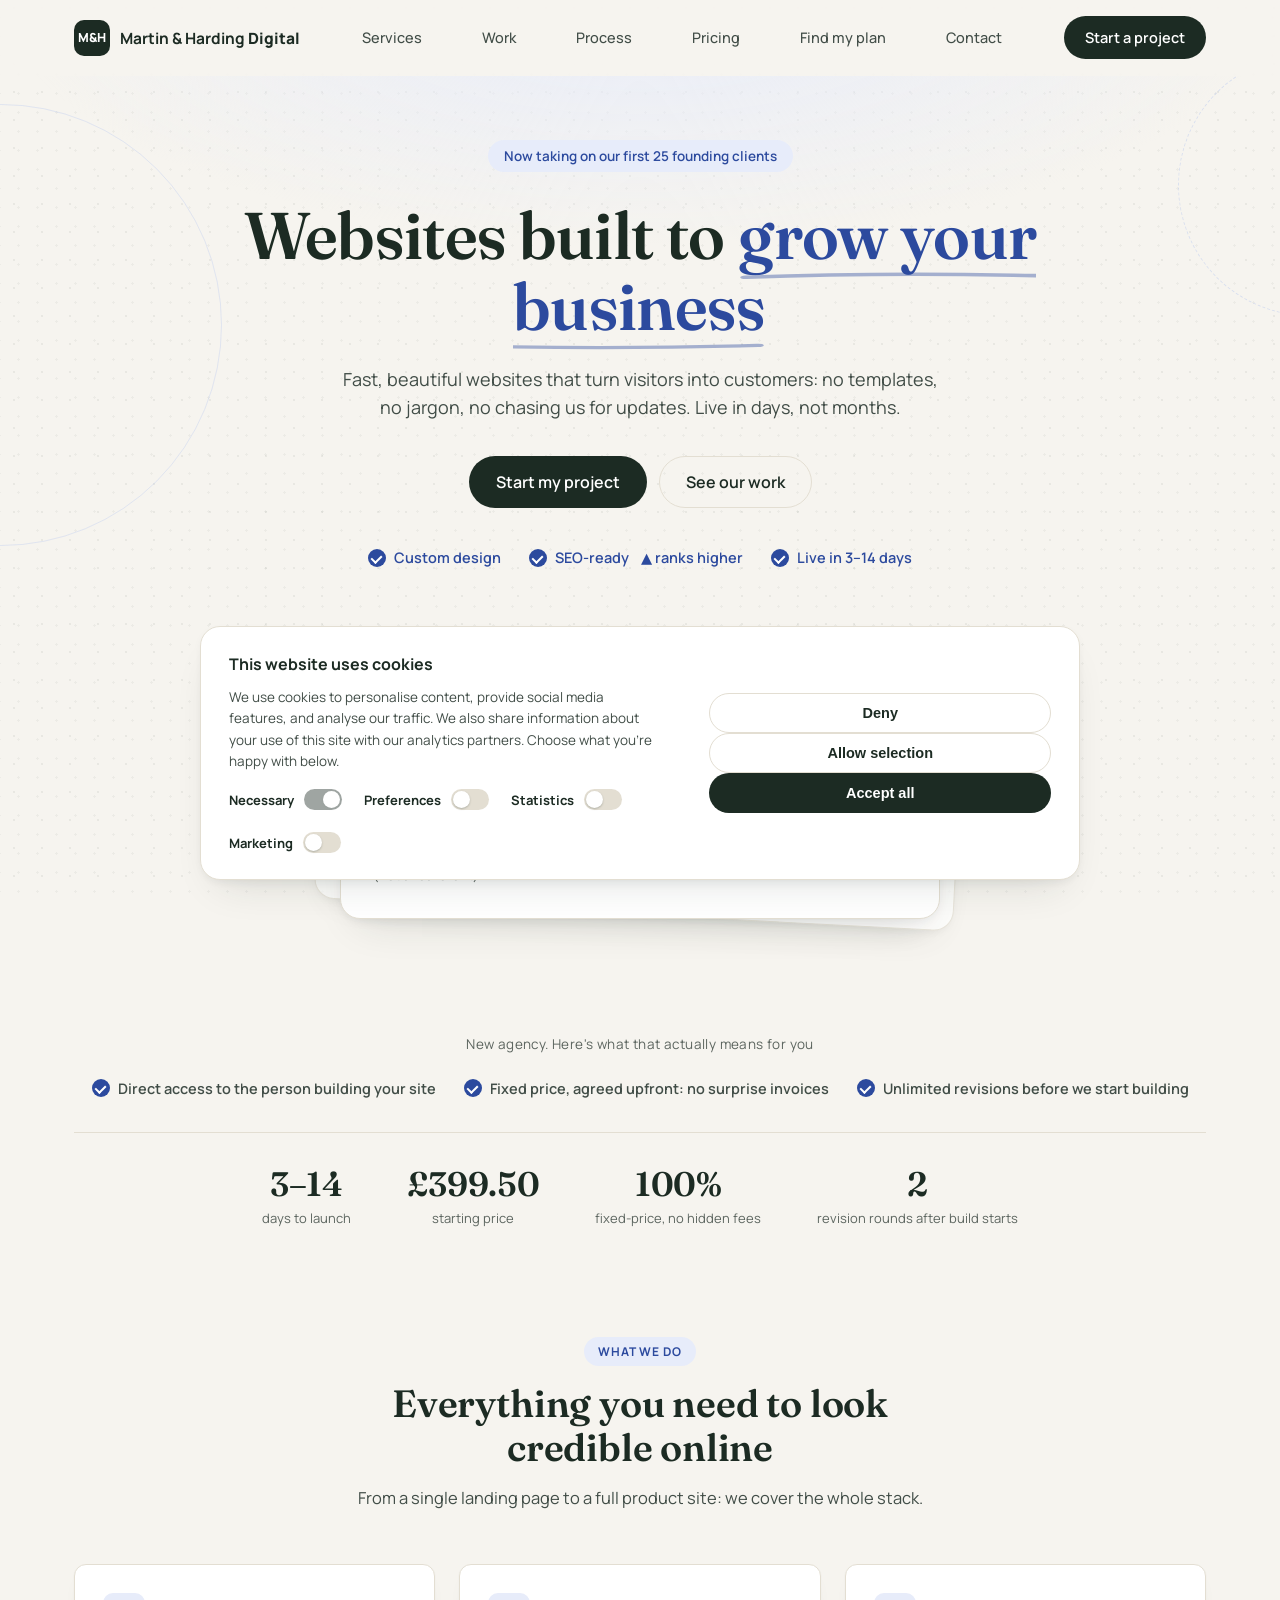
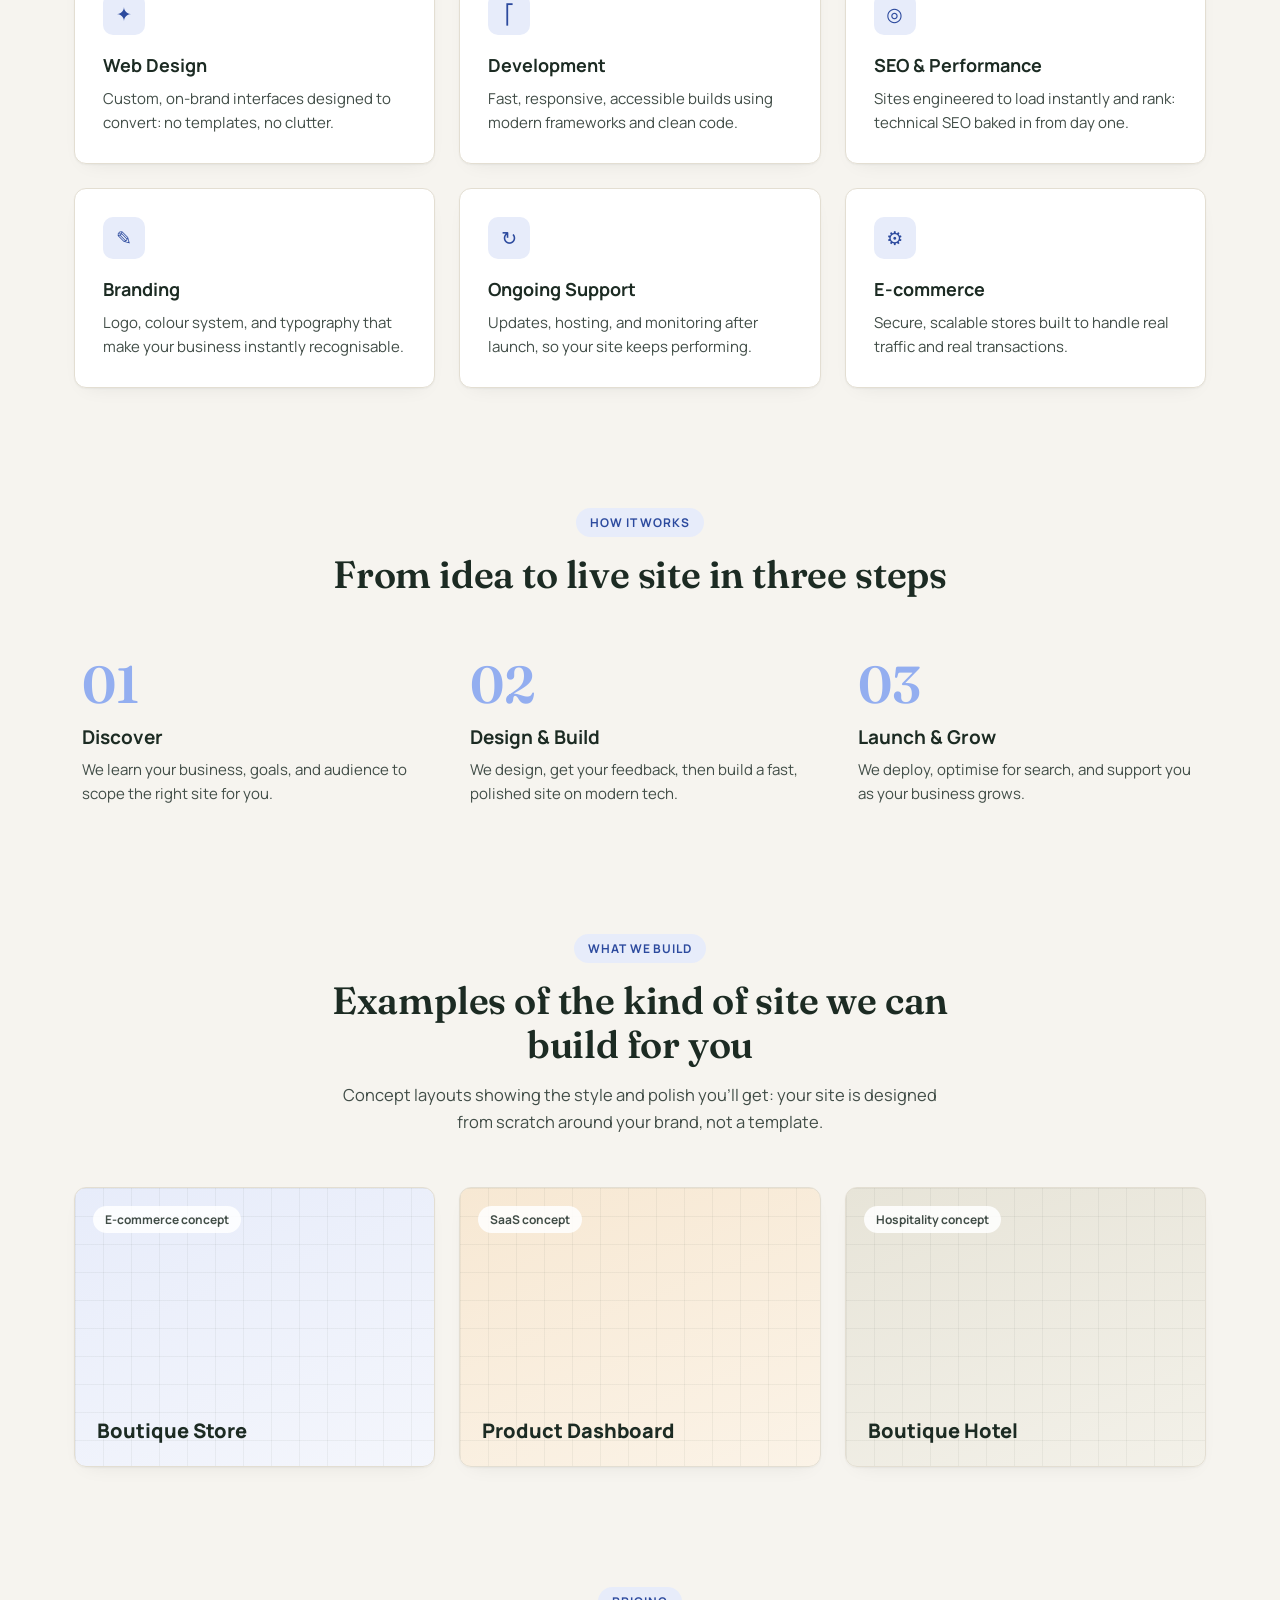
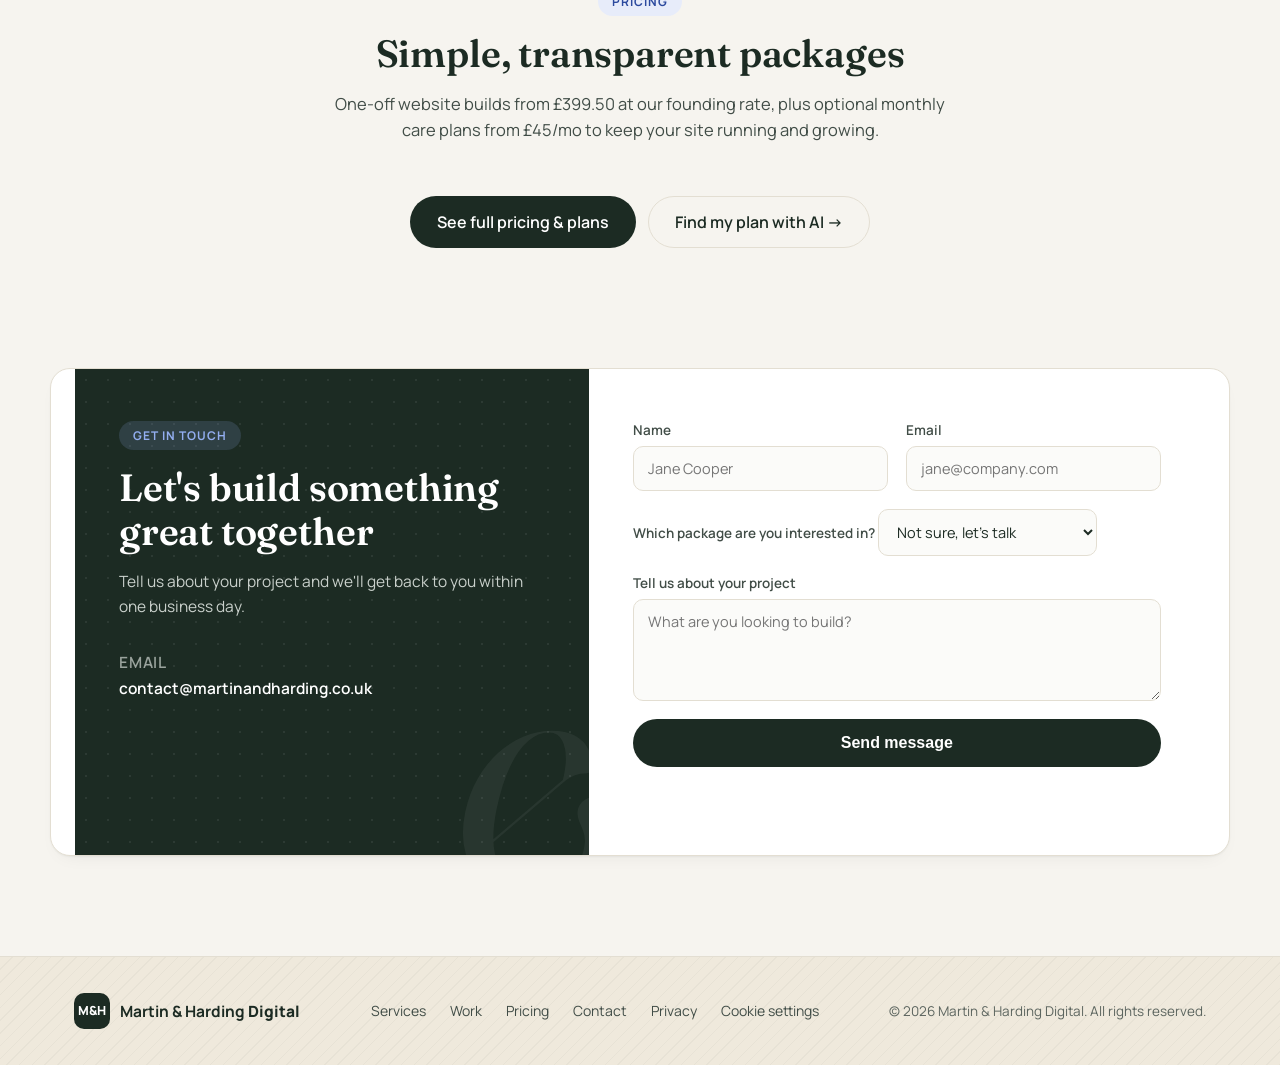
<file: index.html>
<!DOCTYPE html>
<html lang="en">
<head>
<meta charset="UTF-8">
<meta name="viewport" content="width=device-width, initial-scale=1.0">
<meta name="referrer" content="strict-origin-when-cross-origin">
<meta name="description" content="Martin & Harding Digital builds fast, professional websites for local businesses: from £399.50, live in days, with optional monthly care plans.">
<meta property="og:title" content="Martin & Harding Digital: Websites that grow your business">
<meta property="og:description" content="Custom, fast-loading websites for local businesses, built and launched in days, plus optional monthly care plans to keep your site running and growing.">
<meta property="og:type" content="website">
<title>Martin & Harding Digital: Websites that grow your business</title>
<link rel="icon" href="data:image/svg+xml,%3Csvg xmlns='http://www.w3.org/2000/svg' viewBox='0 0 64 64'%3E%3Crect width='64' height='64' rx='14' fill='%2314161a'/%3E%3Ctext x='32' y='40' font-family='Arial, sans-serif' font-size='22' font-weight='700' fill='%23ffffff' text-anchor='middle'%3EM%26H%3C/text%3E%3C/svg%3E">
<link rel="preconnect" href="https://fonts.googleapis.com">
<link rel="preconnect" href="https://fonts.gstatic.com" crossorigin>
<link href="https://fonts.googleapis.com/css2?family=Fraunces:ital,opsz,wght@0,9..144,500..700;1,9..144,500..700&family=Manrope:wght@400;500;600;700;800&display=swap" rel="stylesheet">
<link rel="stylesheet" href="styles.css">
</head>
<body>

<div class="bg-dots" aria-hidden="true">
  <div class="bg-dots-layer bg-dots-layer-1"></div>
  <div class="bg-dots-layer bg-dots-layer-2"></div>
</div>

<a href="#top" class="skip-link">Skip to main content</a>

<header class="nav-wrap">
  <nav class="nav" aria-label="Primary">
    <a href="#top" class="logo">
      <span class="logo-mark">M&H</span>
      <span class="logo-text">Martin &amp; Harding <strong>Digital</strong></span>
    </a>
    <div class="nav-dropdown" id="navDropdown">
      <div class="nav-links">
        <a href="#services" class="nav-link"><span class="nav-link-text">Services</span></a>
        <a href="#work" class="nav-link"><span class="nav-link-text">Work</span></a>
        <a href="#process" class="nav-link"><span class="nav-link-text">Process</span></a>
        <a href="pricing.html" class="nav-link"><span class="nav-link-text">Pricing</span></a>
        <a href="quiz.html" class="nav-link"><span class="nav-link-text">Find my plan</span></a>
        <a href="#contact" class="nav-link"><span class="nav-link-text">Contact</span></a>
      </div>
      <div class="nav-actions">
        <a href="#contact" class="btn btn-dark">Start a project</a>
      </div>
    </div>
    <button class="nav-toggle" id="navToggle" aria-label="Toggle menu" aria-expanded="false" aria-controls="navDropdown">
      <span></span><span></span><span></span>
    </button>
  </nav>
</header>

<main id="top">

  <section class="hero">
    <div class="hero-bg" aria-hidden="true"></div>
    <div class="container hero-inner">
      <span class="badge reveal">Now taking on our first 25 founding clients</span>
      <h1 class="reveal">Websites built to <span class="highlight">grow your business</span></h1>
      <p class="hero-sub reveal">
        Fast, beautiful websites that turn visitors into customers: no templates,
        no jargon, no chasing us for updates. Live in days, not months.
      </p>
      <div class="hero-cta reveal-group">
        <a href="#contact" class="btn btn-dark btn-lg reveal">Start my project</a>
        <a href="#work" class="btn btn-ghost btn-lg reveal">See our work</a>
      </div>

      <div class="trust-row reveal-group">
        <span class="trust-item reveal"><i class="check" aria-hidden="true"></i> Custom design</span>
        <span class="trust-item reveal"><i class="check" aria-hidden="true"></i> SEO-ready <span class="green">&#9650; ranks higher</span></span>
        <span class="trust-item reveal"><i class="check" aria-hidden="true"></i> Live in 3–14 days</span>
      </div>

      <div class="hero-visual reveal">
        <div class="mock-card mock-card-back" aria-hidden="true">
          <div class="mock-top">PROJECT NO<br><strong>002</strong></div>
        </div>
        <div class="mock-card mock-card-front">
          <div class="mock-top">
            <span class="mock-label">PROJECT NO</span>
            <span class="mock-value">001</span>
          </div>
          <div class="mock-row">
            <div class="mock-col">
              <span class="mock-label">CLIENT</span>
              <div class="mock-avatar avatar-blue"></div>
              <strong>Your Business</strong>
              <span class="mock-sub">hello@yourbusiness.com</span>
              <span class="mock-sub">Sample layout<br>(not a real client)</span>
            </div>
            <div class="mock-col">
              <span class="mock-label">BUILT BY</span>
              <div class="mock-avatar avatar-green"></div>
              <strong>Martin &amp; Harding</strong>
              <span class="mock-sub">contact@martinandharding.co.uk</span>
              <span class="mock-sub">Status: <em>Concept</em> · Typical build: 3–14 days</span>
            </div>
          </div>
        </div>
      </div>
    </div>
  </section>

  <section class="logos">
    <div class="container">
      <p class="logos-label reveal">New agency. Here's what that actually means for you</p>
      <div class="logos-row trust-strip reveal-group">
        <span class="trust-item reveal"><i class="check" aria-hidden="true"></i> Direct access to the person building your site</span>
        <span class="trust-item reveal"><i class="check" aria-hidden="true"></i> Fixed price, agreed upfront: no surprise invoices</span>
        <span class="trust-item reveal"><i class="check" aria-hidden="true"></i> Unlimited revisions before we start building</span>
      </div>
      <div class="stats-row reveal-group">
        <div class="stat-tile reveal">
          <span class="stat-num">3–14</span>
          <span class="stat-label">days to launch</span>
        </div>
        <div class="stat-tile reveal">
          <span class="stat-num">£399.50</span>
          <span class="stat-label">starting price</span>
        </div>
        <div class="stat-tile reveal">
          <span class="stat-num">100%</span>
          <span class="stat-label">fixed-price, no hidden fees</span>
        </div>
        <div class="stat-tile reveal">
          <span class="stat-num">2</span>
          <span class="stat-label">revision rounds after build starts</span>
        </div>
      </div>
    </div>
  </section>

  <section id="services" class="services">
    <div class="container">
      <div class="section-head reveal">
        <span class="eyebrow">What we do</span>
        <h2>Everything you need to look credible online</h2>
        <p>From a single landing page to a full product site: we cover the whole stack.</p>
      </div>
      <div class="grid grid-3 reveal-group">
        <div class="card glow-card reveal">
          <div class="card-icon" aria-hidden="true">&#10022;</div>
          <h3>Web Design</h3>
          <p>Custom, on-brand interfaces designed to convert: no templates, no clutter.</p>
        </div>
        <div class="card glow-card reveal">
          <div class="card-icon" aria-hidden="true">&#9121;</div>
          <h3>Development</h3>
          <p>Fast, responsive, accessible builds using modern frameworks and clean code.</p>
        </div>
        <div class="card glow-card reveal">
          <div class="card-icon" aria-hidden="true">&#9678;</div>
          <h3>SEO &amp; Performance</h3>
          <p>Sites engineered to load instantly and rank: technical SEO baked in from day one.</p>
        </div>
        <div class="card glow-card reveal">
          <div class="card-icon" aria-hidden="true">&#9998;</div>
          <h3>Branding</h3>
          <p>Logo, colour system, and typography that make your business instantly recognisable.</p>
        </div>
        <div class="card glow-card reveal">
          <div class="card-icon" aria-hidden="true">&#8635;</div>
          <h3>Ongoing Support</h3>
          <p>Updates, hosting, and monitoring after launch, so your site keeps performing.</p>
        </div>
        <div class="card glow-card reveal">
          <div class="card-icon" aria-hidden="true">&#9881;</div>
          <h3>E-commerce</h3>
          <p>Secure, scalable stores built to handle real traffic and real transactions.</p>
        </div>
      </div>
    </div>
  </section>

  <section id="process" class="process">
    <div class="container">
      <div class="section-head reveal">
        <span class="eyebrow">How it works</span>
        <h2>From idea to live site in three steps</h2>
      </div>
      <div class="grid grid-3 steps reveal-group">
        <div class="step reveal">
          <span class="step-num">01</span>
          <h3>Discover</h3>
          <p>We learn your business, goals, and audience to scope the right site for you.</p>
        </div>
        <div class="step reveal">
          <span class="step-num">02</span>
          <h3>Design &amp; Build</h3>
          <p>We design, get your feedback, then build a fast, polished site on modern tech.</p>
        </div>
        <div class="step reveal">
          <span class="step-num">03</span>
          <h3>Launch &amp; Grow</h3>
          <p>We deploy, optimise for search, and support you as your business grows.</p>
        </div>
      </div>
    </div>
  </section>

  <section id="work" class="work">
    <div class="container">
      <div class="section-head reveal">
        <span class="eyebrow">What we build</span>
        <h2>Examples of the kind of site we can build for you</h2>
        <p>Concept layouts showing the style and polish you'll get: your site is designed from scratch around your brand, not a template.</p>
      </div>
      <div class="grid grid-3 work-grid reveal-group">
        <div class="work-card work-1 reveal"><span class="work-tag">E-commerce concept</span><h3>Boutique Store</h3></div>
        <div class="work-card work-2 reveal"><span class="work-tag">SaaS concept</span><h3>Product Dashboard</h3></div>
        <div class="work-card work-3 reveal"><span class="work-tag">Hospitality concept</span><h3>Boutique Hotel</h3></div>
      </div>
    </div>
  </section>

  <section id="pricing" class="pricing pricing-teaser">
    <div class="container">
      <div class="section-head reveal">
        <span class="eyebrow">Pricing</span>
        <h2>Simple, transparent packages</h2>
        <p>One-off website builds from £399.50 at our founding rate, plus optional monthly care plans from £45/mo to keep your site running and growing.</p>
      </div>
      <div class="teaser-cta reveal-group" style="gap:12px">
        <a href="pricing.html" class="btn btn-dark btn-lg reveal">See full pricing &amp; plans</a>
        <a href="quiz.html" class="btn btn-ghost btn-lg reveal">Find my plan with AI →</a>
      </div>
    </div>
  </section>

  <section id="contact" class="contact">
    <div class="container contact-inner reveal-group">
      <div class="contact-info reveal">
        <span class="eyebrow">Get in touch</span>
        <h2>Let's build something great together</h2>
        <p>Tell us about your project and we'll get back to you within one business day.</p>
        <div class="contact-detail">
          <span class="contact-label">Email</span>
          <a href="mailto:contact@martinandharding.co.uk">contact@martinandharding.co.uk</a>
        </div>
      </div>
      <form class="contact-form reveal" id="contactForm" name="contact" data-netlify="true" netlify-honeypot="bot-field">
        <input type="hidden" name="form-name" value="contact">
        <input type="hidden" name="bot-field" style="display:none" aria-hidden="true">
        <div class="form-row">
          <div class="field">
            <label for="name">Name</label>
            <input id="name" name="name" type="text" placeholder="Jane Cooper" required>
          </div>
          <div class="field">
            <label for="email">Email</label>
            <input id="email" name="email" type="email" placeholder="jane@company.com" required>
          </div>
        </div>
        <div class="field">
          <!-- Normal mode: shown to direct visitors (no quiz data) -->
          <div id="planNormal">
            <label for="budget">Which package are you interested in?</label>
            <select id="budget" name="budget">
              <option value="">Not sure, let's talk</option>
              <option value="Starter: £399.50">Starter: £399.50</option>
              <option value="Growth: £599.50">Growth: £599.50</option>
              <option value="Pro: £899.50">Pro: £899.50</option>
              <option value="E-commerce: from £1,499">E-commerce: from £1,499</option>
              <option value="Custom project">Custom project</option>
            </select>
          </div>
          <!-- Quiz mode: shown when arriving from the plan finder -->
          <div id="planQuiz" style="display:none">
            <!-- disabled by default so it never duplicates the select's "budget" field; script.js enables it in quiz mode -->
            <input type="hidden" name="budget" id="planQuizHidden" value="Quiz result" disabled>
            <label>Your selected plan</label>
            <div class="quiz-plan-summary" id="quizPlanSummary">
              <!-- Populated by script.js when sessionStorage quiz data is present -->
            </div>
          </div>
        </div>
        <div class="field">
          <label for="message">Tell us about your project</label>
          <textarea id="message" name="message" rows="4" placeholder="What are you looking to build?" required></textarea>
        </div>
        <button type="submit" class="btn btn-dark btn-block btn-lg">Send message</button>
        <p class="form-note" id="formNote" role="status" aria-live="polite"></p>
      </form>
    </div>
  </section>

</main>

<footer class="footer">
  <div class="container footer-inner">
    <div class="footer-brand">
      <span class="logo-mark">M&H</span>
      <span class="logo-text">Martin &amp; Harding <strong>Digital</strong></span>
    </div>
    <div class="footer-links">
      <a href="#services">Services</a>
      <a href="#work">Work</a>
      <a href="pricing.html">Pricing</a>
      <a href="#contact">Contact</a>
      <a href="privacy.html">Privacy</a>
    </div>
    <p class="footer-copy">&copy; <span id="year"></span> Martin &amp; Harding Digital. All rights reserved.</p>
  </div>
</footer>

<script src="script.js"></script>
</body>
</html>
</file>
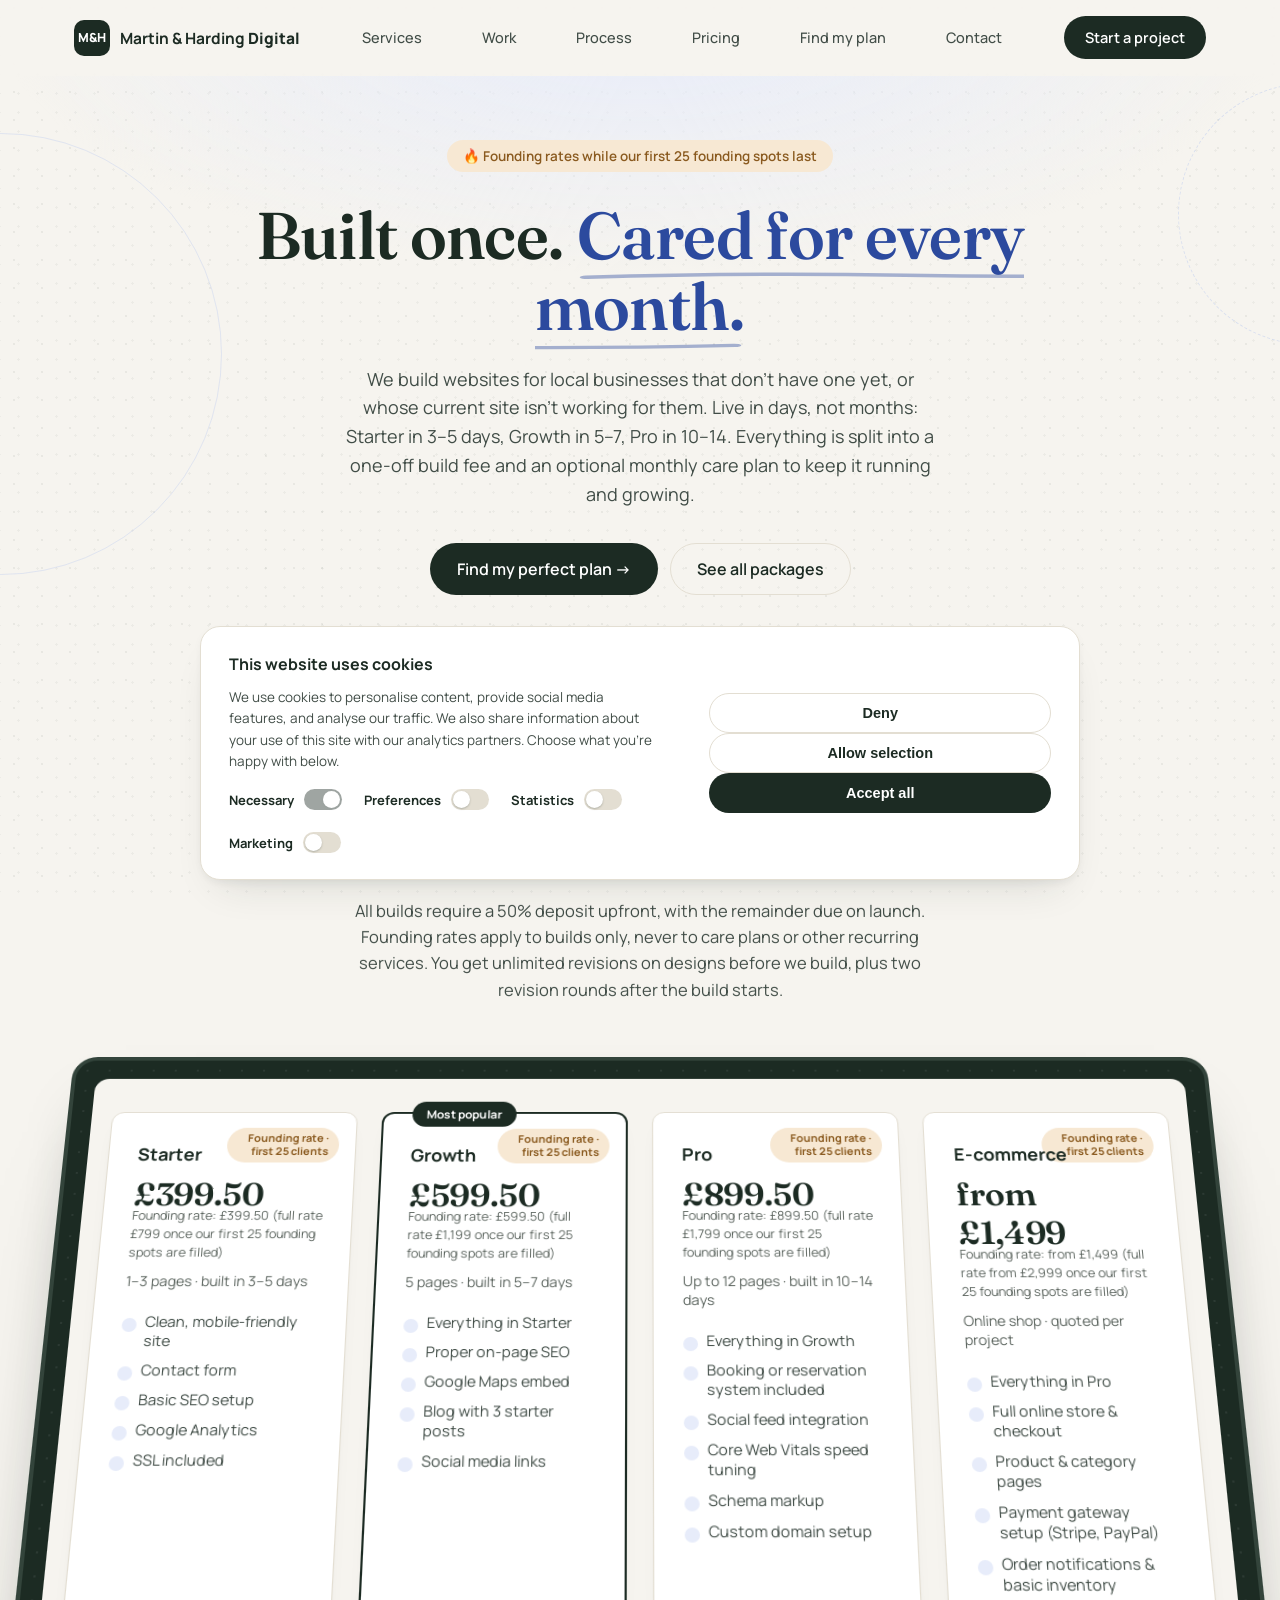
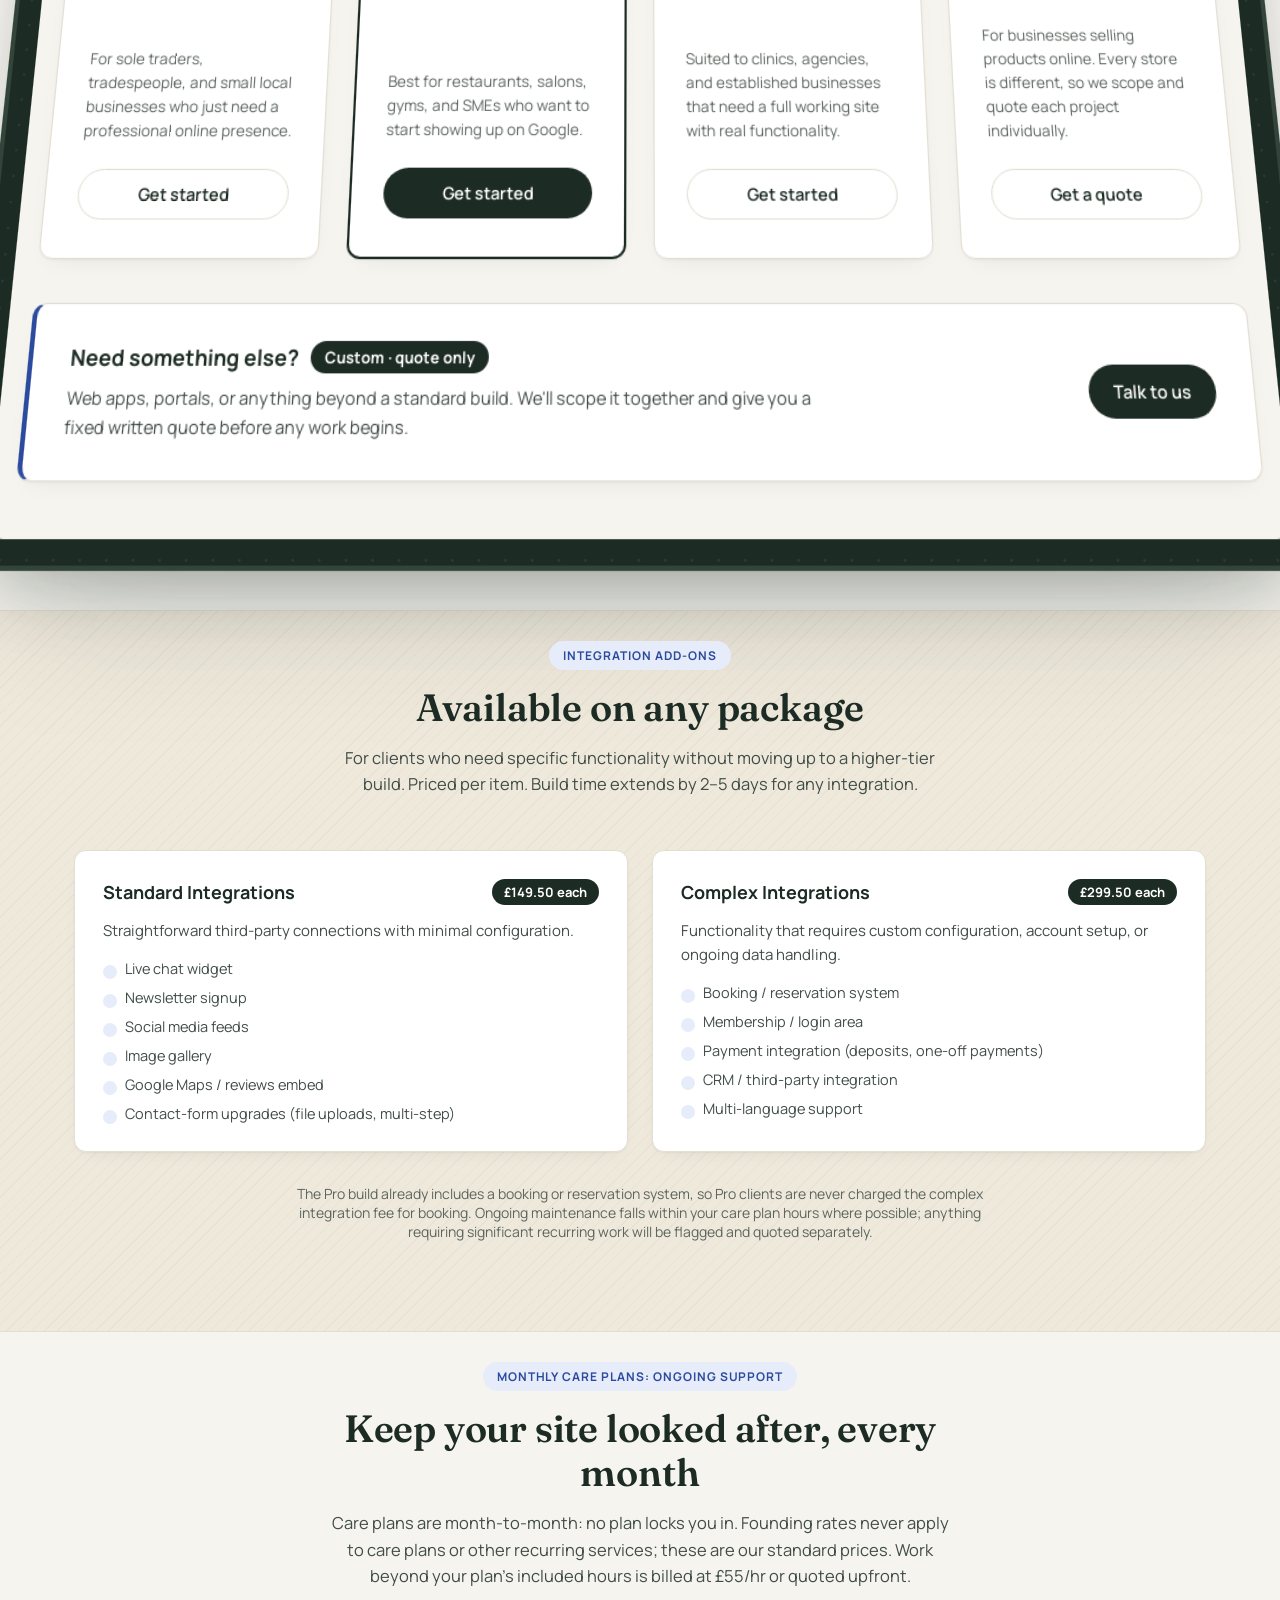
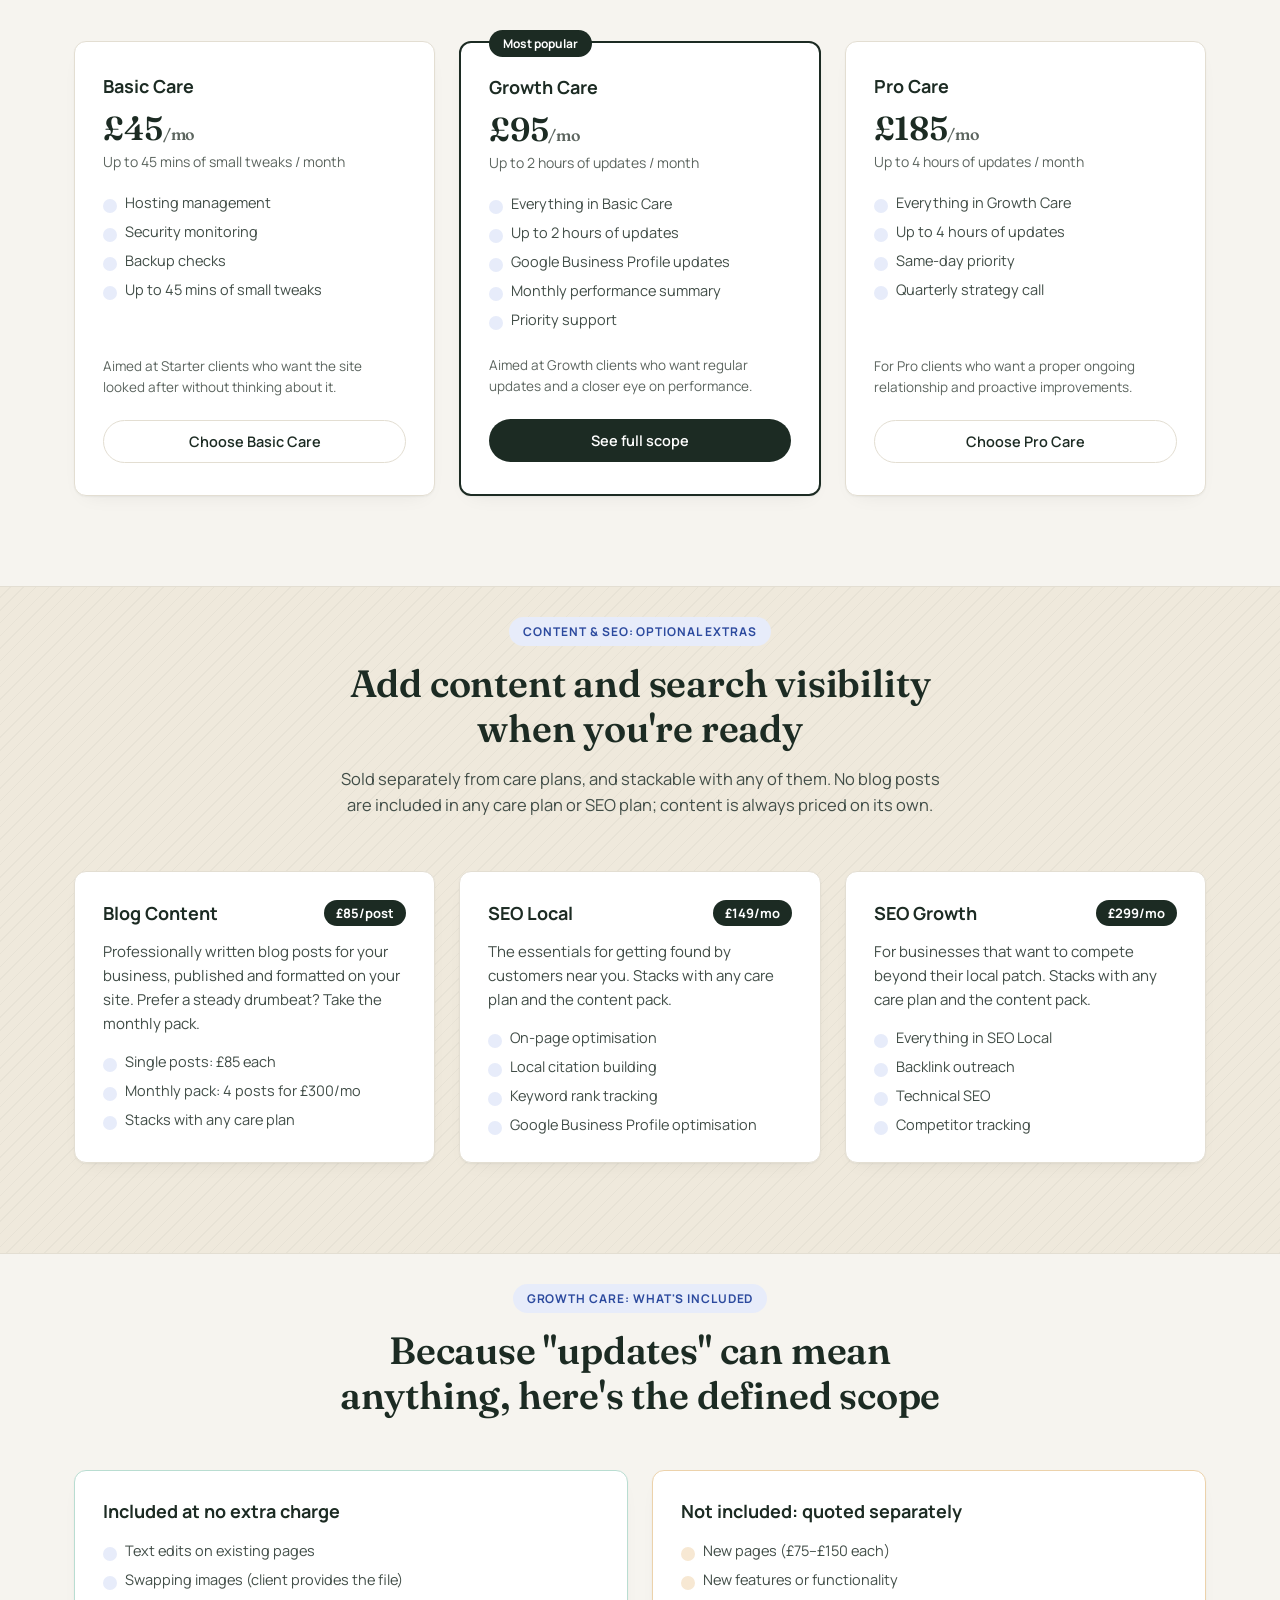
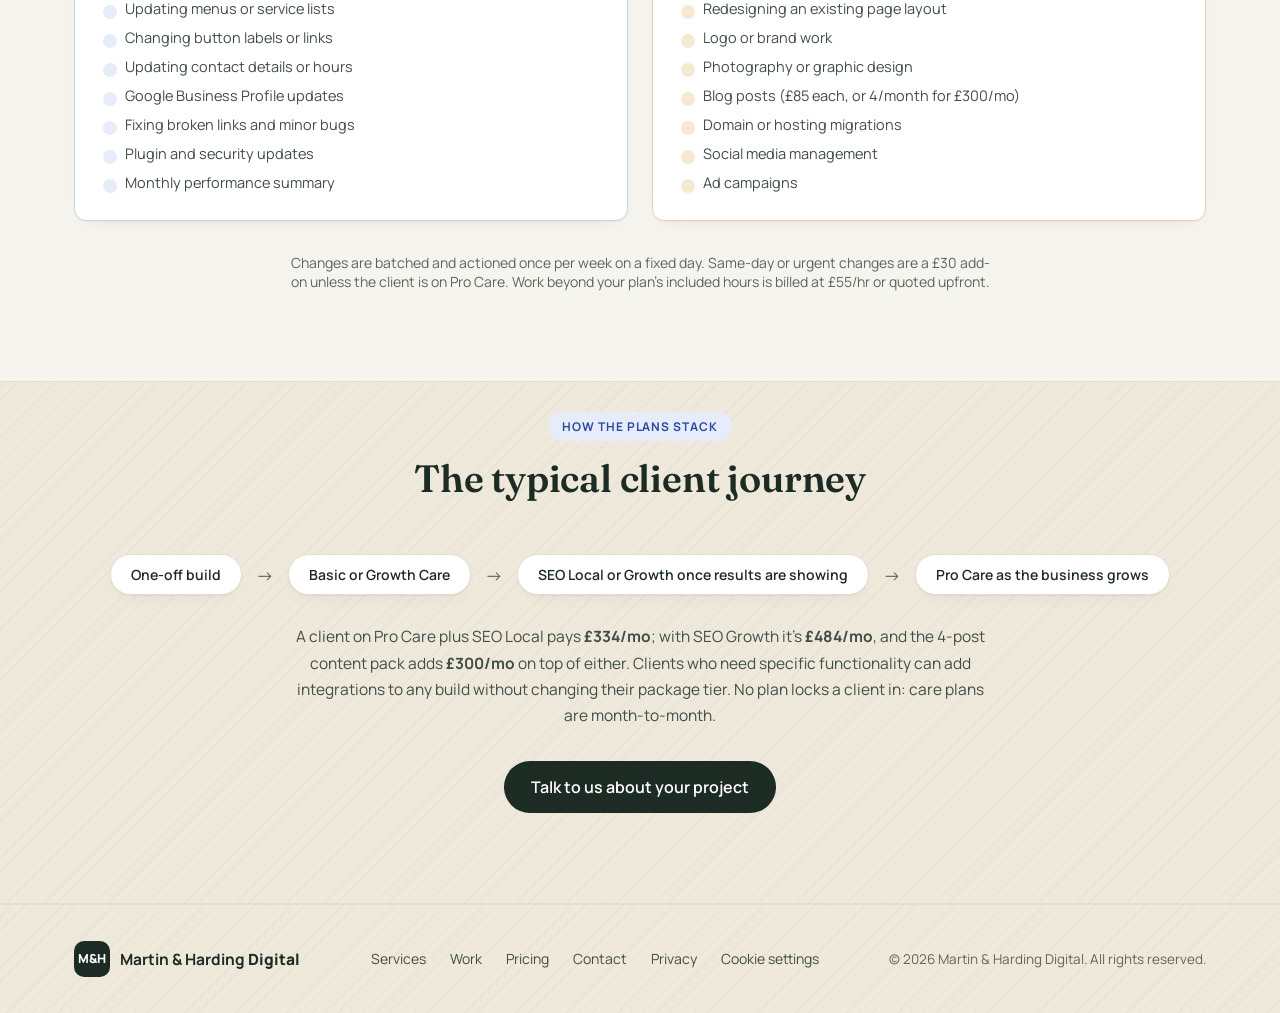
<file: pricing.html>
<!DOCTYPE html>
<html lang="en">
<head>
<meta charset="UTF-8">
<meta name="viewport" content="width=device-width, initial-scale=1.0">
<meta name="referrer" content="strict-origin-when-cross-origin">
<meta name="description" content="See Martin & Harding Digital's website build packages (founding rate from £399.50) and monthly care plans (from £45/mo): simple, transparent pricing.">
<meta property="og:title" content="Pricing & Services: Martin & Harding Digital">
<meta property="og:description" content="Website builds from £399.50 at our founding rate and monthly care plans from £45/mo: simple, transparent pricing for local businesses.">
<meta property="og:type" content="website">
<title>Pricing & Services: Martin & Harding Digital</title>
<link rel="icon" href="data:image/svg+xml,%3Csvg xmlns='http://www.w3.org/2000/svg' viewBox='0 0 64 64'%3E%3Crect width='64' height='64' rx='14' fill='%2314161a'/%3E%3Ctext x='32' y='40' font-family='Arial, sans-serif' font-size='22' font-weight='700' fill='%23ffffff' text-anchor='middle'%3EM%26H%3C/text%3E%3C/svg%3E">
<link rel="preconnect" href="https://fonts.googleapis.com">
<link rel="preconnect" href="https://fonts.gstatic.com" crossorigin>
<link href="https://fonts.googleapis.com/css2?family=Fraunces:ital,opsz,wght@0,9..144,500..700;1,9..144,500..700&family=Manrope:wght@400;500;600;700;800&display=swap" rel="stylesheet">
<link rel="stylesheet" href="styles.css">
</head>
<body>

<div class="bg-dots" aria-hidden="true">
  <div class="bg-dots-layer bg-dots-layer-1"></div>
  <div class="bg-dots-layer bg-dots-layer-2"></div>
</div>

<a href="#main" class="skip-link">Skip to main content</a>

<header class="nav-wrap">
  <nav class="nav" aria-label="Primary">
    <a href="index.html#top" class="logo">
      <span class="logo-mark">M&H</span>
      <span class="logo-text">Martin &amp; Harding <strong>Digital</strong></span>
    </a>
    <div class="nav-dropdown" id="navDropdown">
      <div class="nav-links">
        <a href="index.html#services" class="nav-link"><span class="nav-link-text">Services</span></a>
        <a href="index.html#work" class="nav-link"><span class="nav-link-text">Work</span></a>
        <a href="index.html#process" class="nav-link"><span class="nav-link-text">Process</span></a>
        <a href="pricing.html" class="nav-link" aria-current="page"><span class="nav-link-text">Pricing</span></a>
        <a href="quiz.html" class="nav-link"><span class="nav-link-text">Find my plan</span></a>
        <a href="index.html#contact" class="nav-link"><span class="nav-link-text">Contact</span></a>
      </div>
      <div class="nav-actions">
        <a href="index.html#contact" class="btn btn-dark">Start a project</a>
      </div>
    </div>
    <button class="nav-toggle" id="navToggle" aria-label="Toggle menu" aria-expanded="false" aria-controls="navDropdown">
      <span></span><span></span><span></span>
    </button>
  </nav>
</header>

<main id="main">

  <section class="hero pricing-hero">
    <div class="hero-bg" aria-hidden="true"></div>
    <div class="container hero-inner">
      <span class="badge offer-badge reveal">🔥 Founding rates while our first 25 founding spots last</span>
      <h1 class="reveal">Built once. <span class="highlight">Cared for every month.</span></h1>
      <p class="hero-sub reveal">
        We build websites for local businesses that don't have one yet, or whose current site isn't working for
        them. Live in days, not months: Starter in 3–5 days, Growth in 5–7, Pro in 10–14. Everything is split
        into a one-off build fee and an optional monthly care plan to keep it running and growing.
      </p>
      <div class="hero-cta reveal-group">
        <a href="quiz.html" class="btn btn-dark btn-lg reveal">Find my perfect plan →</a>
        <a href="#builds" class="btn btn-ghost btn-lg reveal">See all packages</a>
      </div>
    </div>
  </section>

  <section id="builds" class="pricing pricing-scroll">
    <div class="container">
      <div class="scroll-stage" data-scroll-stage>
        <div data-scroll-title>
          <div class="section-head reveal">
            <span class="eyebrow">Website builds: one-off cost</span>
            <h2>Pick the build that matches your business</h2>
            <p>All builds require a 50% deposit upfront, with the remainder due on launch. Founding rates apply to builds only, never to care plans or other recurring services. You get unlimited revisions on designs before we build, plus two revision rounds after the build starts.</p>
          </div>
        </div>
        <div class="scroll-card" data-scroll-card>
          <div class="scroll-card-inset">
      <div class="grid grid-4 reveal-group">
        <div class="price-card glow-card reveal">
          <span class="offer-tag">Founding rate · first 25 clients</span>
          <h3>Starter</h3>
          <p class="price">£399.50</p>
          <p class="price-founding">Founding rate: £399.50 (full rate £799 once our first 25 founding spots are filled)</p>
          <p class="price-sub">1–3 pages · built in 3–5 days</p>
          <ul>
            <li>Clean, mobile-friendly site</li>
            <li>Contact form</li>
            <li>Basic SEO setup</li>
            <li>Google Analytics</li>
            <li>SSL included</li>
          </ul>
          <p class="price-fit">For sole traders, tradespeople, and small local businesses who just need a professional online presence.</p>
          <a href="index.html#contact" class="btn btn-ghost btn-block">Get started</a>
        </div>
        <div class="price-card price-card-featured glow-card reveal">
          <span class="price-badge">Most popular</span>
          <span class="offer-tag">Founding rate · first 25 clients</span>
          <h3>Growth</h3>
          <p class="price">£599.50</p>
          <p class="price-founding">Founding rate: £599.50 (full rate £1,199 once our first 25 founding spots are filled)</p>
          <p class="price-sub">5 pages · built in 5–7 days</p>
          <ul>
            <li>Everything in Starter</li>
            <li>Proper on-page SEO</li>
            <li>Google Maps embed</li>
            <li>Blog with 3 starter posts</li>
            <li>Social media links</li>
          </ul>
          <p class="price-fit">Best for restaurants, salons, gyms, and SMEs who want to start showing up on Google.</p>
          <a href="index.html#contact" class="btn btn-dark btn-block">Get started</a>
        </div>
        <div class="price-card glow-card reveal">
          <span class="offer-tag">Founding rate · first 25 clients</span>
          <h3>Pro</h3>
          <p class="price">£899.50</p>
          <p class="price-founding">Founding rate: £899.50 (full rate £1,799 once our first 25 founding spots are filled)</p>
          <p class="price-sub">Up to 12 pages · built in 10–14 days</p>
          <ul>
            <li>Everything in Growth</li>
            <li>Booking or reservation system included</li>
            <li>Social feed integration</li>
            <li>Core Web Vitals speed tuning</li>
            <li>Schema markup</li>
            <li>Custom domain setup</li>
          </ul>
          <p class="price-fit">Suited to clinics, agencies, and established businesses that need a full working site with real functionality.</p>
          <a href="index.html#contact" class="btn btn-ghost btn-block">Get started</a>
        </div>
        <div class="price-card glow-card reveal">
          <span class="offer-tag">Founding rate · first 25 clients</span>
          <h3>E-commerce</h3>
          <p class="price">from £1,499</p>
          <p class="price-founding">Founding rate: from £1,499 (full rate from £2,999 once our first 25 founding spots are filled)</p>
          <p class="price-sub">Online shop · quoted per project</p>
          <ul>
            <li>Everything in Pro</li>
            <li>Full online store &amp; checkout</li>
            <li>Product &amp; category pages</li>
            <li>Payment gateway setup (Stripe, PayPal)</li>
            <li>Order notifications &amp; basic inventory</li>
          </ul>
          <p class="price-fit">For businesses selling products online. Every store is different, so we scope and quote each project individually.</p>
          <a href="index.html#contact" class="btn btn-ghost btn-block">Get a quote</a>
        </div>
      </div>
      <div class="addon-banner reveal">
        <div>
          <h3>Need something else? <span class="price-tag">Custom · quote only</span></h3>
          <p>Web apps, portals, or anything beyond a standard build. We'll scope it together and give you a fixed written quote before any work begins.</p>
        </div>
        <a href="index.html#contact" class="btn btn-dark">Talk to us</a>
      </div>
          </div>
        </div>
      </div>
    </div>
  </section>

  <section id="addons" class="pricing pricing-alt">
    <div class="container">
      <div class="section-head reveal">
        <span class="eyebrow">Integration add-ons</span>
        <h2>Available on any package</h2>
        <p>For clients who need specific functionality without moving up to a higher-tier build. Priced per item. Build time extends by 2–5 days for any integration.</p>
      </div>
      <div class="grid grid-2 reveal-group">
        <div class="card addon-card glow-card reveal">
          <div class="addon-head">
            <h3>Standard Integrations</h3>
            <span class="price-tag">£149.50 each</span>
          </div>
          <p>Straightforward third-party connections with minimal configuration.</p>
          <ul class="bullet-list">
            <li>Live chat widget</li>
            <li>Newsletter signup</li>
            <li>Social media feeds</li>
            <li>Image gallery</li>
            <li>Google Maps / reviews embed</li>
            <li>Contact-form upgrades (file uploads, multi-step)</li>
          </ul>
        </div>
        <div class="card addon-card glow-card reveal">
          <div class="addon-head">
            <h3>Complex Integrations</h3>
            <span class="price-tag">£299.50 each</span>
          </div>
          <p>Functionality that requires custom configuration, account setup, or ongoing data handling.</p>
          <ul class="bullet-list">
            <li>Booking / reservation system</li>
            <li>Membership / login area</li>
            <li>Payment integration (deposits, one-off payments)</li>
            <li>CRM / third-party integration</li>
            <li>Multi-language support</li>
          </ul>
        </div>
      </div>
      <p class="note-text">The Pro build already includes a booking or reservation system, so Pro clients are never charged the complex integration fee for booking. Ongoing maintenance falls within your care plan hours where possible; anything requiring significant recurring work will be flagged and quoted separately.</p>
    </div>
  </section>

  <section id="care-plans" class="pricing">
    <div class="container">
      <div class="section-head reveal">
        <span class="eyebrow">Monthly care plans: ongoing support</span>
        <h2>Keep your site looked after, every month</h2>
        <p>Care plans are month-to-month: no plan locks you in. Founding rates never apply to care plans or other recurring services; these are our standard prices. Work beyond your plan's included hours is billed at £55/hr or quoted upfront.</p>
      </div>
      <div class="grid grid-3 reveal-group">
        <div class="price-card glow-card reveal">
          <h3>Basic Care</h3>
          <p class="price">£45<span class="price-period">/mo</span></p>
          <p class="price-sub">Up to 45 mins of small tweaks / month</p>
          <ul>
            <li>Hosting management</li>
            <li>Security monitoring</li>
            <li>Backup checks</li>
            <li>Up to 45 mins of small tweaks</li>
          </ul>
          <p class="price-fit">Aimed at Starter clients who want the site looked after without thinking about it.</p>
          <a href="index.html#contact" class="btn btn-ghost btn-block">Choose Basic Care</a>
        </div>
        <div class="price-card price-card-featured glow-card reveal">
          <span class="price-badge">Most popular</span>
          <h3>Growth Care</h3>
          <p class="price">£95<span class="price-period">/mo</span></p>
          <p class="price-sub">Up to 2 hours of updates / month</p>
          <ul>
            <li>Everything in Basic Care</li>
            <li>Up to 2 hours of updates</li>
            <li>Google Business Profile updates</li>
            <li>Monthly performance summary</li>
            <li>Priority support</li>
          </ul>
          <p class="price-fit">Aimed at Growth clients who want regular updates and a closer eye on performance.</p>
          <a href="#growth-care-scope" class="btn btn-dark btn-block">See full scope</a>
        </div>
        <div class="price-card glow-card reveal">
          <h3>Pro Care</h3>
          <p class="price">£185<span class="price-period">/mo</span></p>
          <p class="price-sub">Up to 4 hours of updates / month</p>
          <ul>
            <li>Everything in Growth Care</li>
            <li>Up to 4 hours of updates</li>
            <li>Same-day priority</li>
            <li>Quarterly strategy call</li>
          </ul>
          <p class="price-fit">For Pro clients who want a proper ongoing relationship and proactive improvements.</p>
          <a href="index.html#contact" class="btn btn-ghost btn-block">Choose Pro Care</a>
        </div>
      </div>
    </div>
  </section>

  <section id="content-seo" class="pricing pricing-alt">
    <div class="container">
      <div class="section-head reveal">
        <span class="eyebrow">Content &amp; SEO: optional extras</span>
        <h2>Add content and search visibility when you're ready</h2>
        <p>Sold separately from care plans, and stackable with any of them. No blog posts are included in any care plan or SEO plan; content is always priced on its own.</p>
      </div>
      <div class="grid grid-3 reveal-group">
        <div class="card addon-card glow-card reveal">
          <div class="addon-head">
            <h3>Blog Content</h3>
            <span class="price-tag">£85/post</span>
          </div>
          <p>Professionally written blog posts for your business, published and formatted on your site. Prefer a steady drumbeat? Take the monthly pack.</p>
          <ul class="bullet-list">
            <li>Single posts: £85 each</li>
            <li>Monthly pack: 4 posts for £300/mo</li>
            <li>Stacks with any care plan</li>
          </ul>
        </div>
        <div class="card addon-card glow-card reveal">
          <div class="addon-head">
            <h3>SEO Local</h3>
            <span class="price-tag">£149/mo</span>
          </div>
          <p>The essentials for getting found by customers near you. Stacks with any care plan and the content pack.</p>
          <ul class="bullet-list">
            <li>On-page optimisation</li>
            <li>Local citation building</li>
            <li>Keyword rank tracking</li>
            <li>Google Business Profile optimisation</li>
          </ul>
        </div>
        <div class="card addon-card glow-card reveal">
          <div class="addon-head">
            <h3>SEO Growth</h3>
            <span class="price-tag">£299/mo</span>
          </div>
          <p>For businesses that want to compete beyond their local patch. Stacks with any care plan and the content pack.</p>
          <ul class="bullet-list">
            <li>Everything in SEO Local</li>
            <li>Backlink outreach</li>
            <li>Technical SEO</li>
            <li>Competitor tracking</li>
          </ul>
        </div>
      </div>
    </div>
  </section>

  <section id="growth-care-scope" class="pricing">
    <div class="container">
      <div class="section-head reveal">
        <span class="eyebrow">Growth Care: what's included</span>
        <h2>Because "updates" can mean anything, here's the defined scope</h2>
      </div>
      <div class="grid grid-2 scope-grid reveal-group">
        <div class="card scope-card scope-yes glow-card reveal">
          <h3>Included at no extra charge</h3>
          <ul class="bullet-list">
            <li>Text edits on existing pages</li>
            <li>Swapping images (client provides the file)</li>
            <li>Updating menus or service lists</li>
            <li>Changing button labels or links</li>
            <li>Updating contact details or hours</li>
            <li>Google Business Profile updates</li>
            <li>Fixing broken links and minor bugs</li>
            <li>Plugin and security updates</li>
            <li>Monthly performance summary</li>
          </ul>
        </div>
        <div class="card scope-card scope-no glow-card reveal">
          <h3>Not included: quoted separately</h3>
          <ul class="bullet-list">
            <li>New pages (£75–£150 each)</li>
            <li>New features or functionality</li>
            <li>Redesigning an existing page layout</li>
            <li>Logo or brand work</li>
            <li>Photography or graphic design</li>
            <li>Blog posts (£85 each, or 4/month for £300/mo)</li>
            <li>Domain or hosting migrations</li>
            <li>Social media management</li>
            <li>Ad campaigns</li>
          </ul>
        </div>
      </div>
      <p class="note-text">Changes are batched and actioned once per week on a fixed day. Same-day or urgent changes are a £30 add-on unless the client is on Pro Care. Work beyond your plan's included hours is billed at £55/hr or quoted upfront.</p>
    </div>
  </section>

  <section id="stacking" class="pricing pricing-alt">
    <div class="container">
      <div class="section-head reveal">
        <span class="eyebrow">How the plans stack</span>
        <h2>The typical client journey</h2>
      </div>
      <div class="stack-flow reveal-group">
        <span class="stack-step reveal">One-off build</span>
        <span class="stack-arrow">→</span>
        <span class="stack-step reveal">Basic or Growth Care</span>
        <span class="stack-arrow">→</span>
        <span class="stack-step reveal">SEO Local or Growth once results are showing</span>
        <span class="stack-arrow">→</span>
        <span class="stack-step reveal">Pro Care as the business grows</span>
      </div>
      <p class="stack-note reveal">
        A client on Pro Care plus SEO Local pays <strong>£334/mo</strong>; with SEO Growth it's
        <strong>£484/mo</strong>, and the 4-post content pack adds <strong>£300/mo</strong> on top of either.
        Clients who need specific functionality can add integrations to any build without changing their
        package tier. No plan locks a client in: care plans are month-to-month.
      </p>
      <div class="teaser-cta reveal">
        <a href="index.html#contact" class="btn btn-dark btn-lg">Talk to us about your project</a>
      </div>
    </div>
  </section>

</main>

<footer class="footer">
  <div class="container footer-inner">
    <div class="footer-brand">
      <span class="logo-mark">M&H</span>
      <span class="logo-text">Martin &amp; Harding <strong>Digital</strong></span>
    </div>
    <div class="footer-links">
      <a href="index.html#services">Services</a>
      <a href="index.html#work">Work</a>
      <a href="pricing.html">Pricing</a>
      <a href="index.html#contact">Contact</a>
      <a href="privacy.html">Privacy</a>
    </div>
    <p class="footer-copy">&copy; <span id="year"></span> Martin &amp; Harding Digital. All rights reserved.</p>
  </div>
</footer>

<script src="script.js"></script>
</body>
</html>
</file>
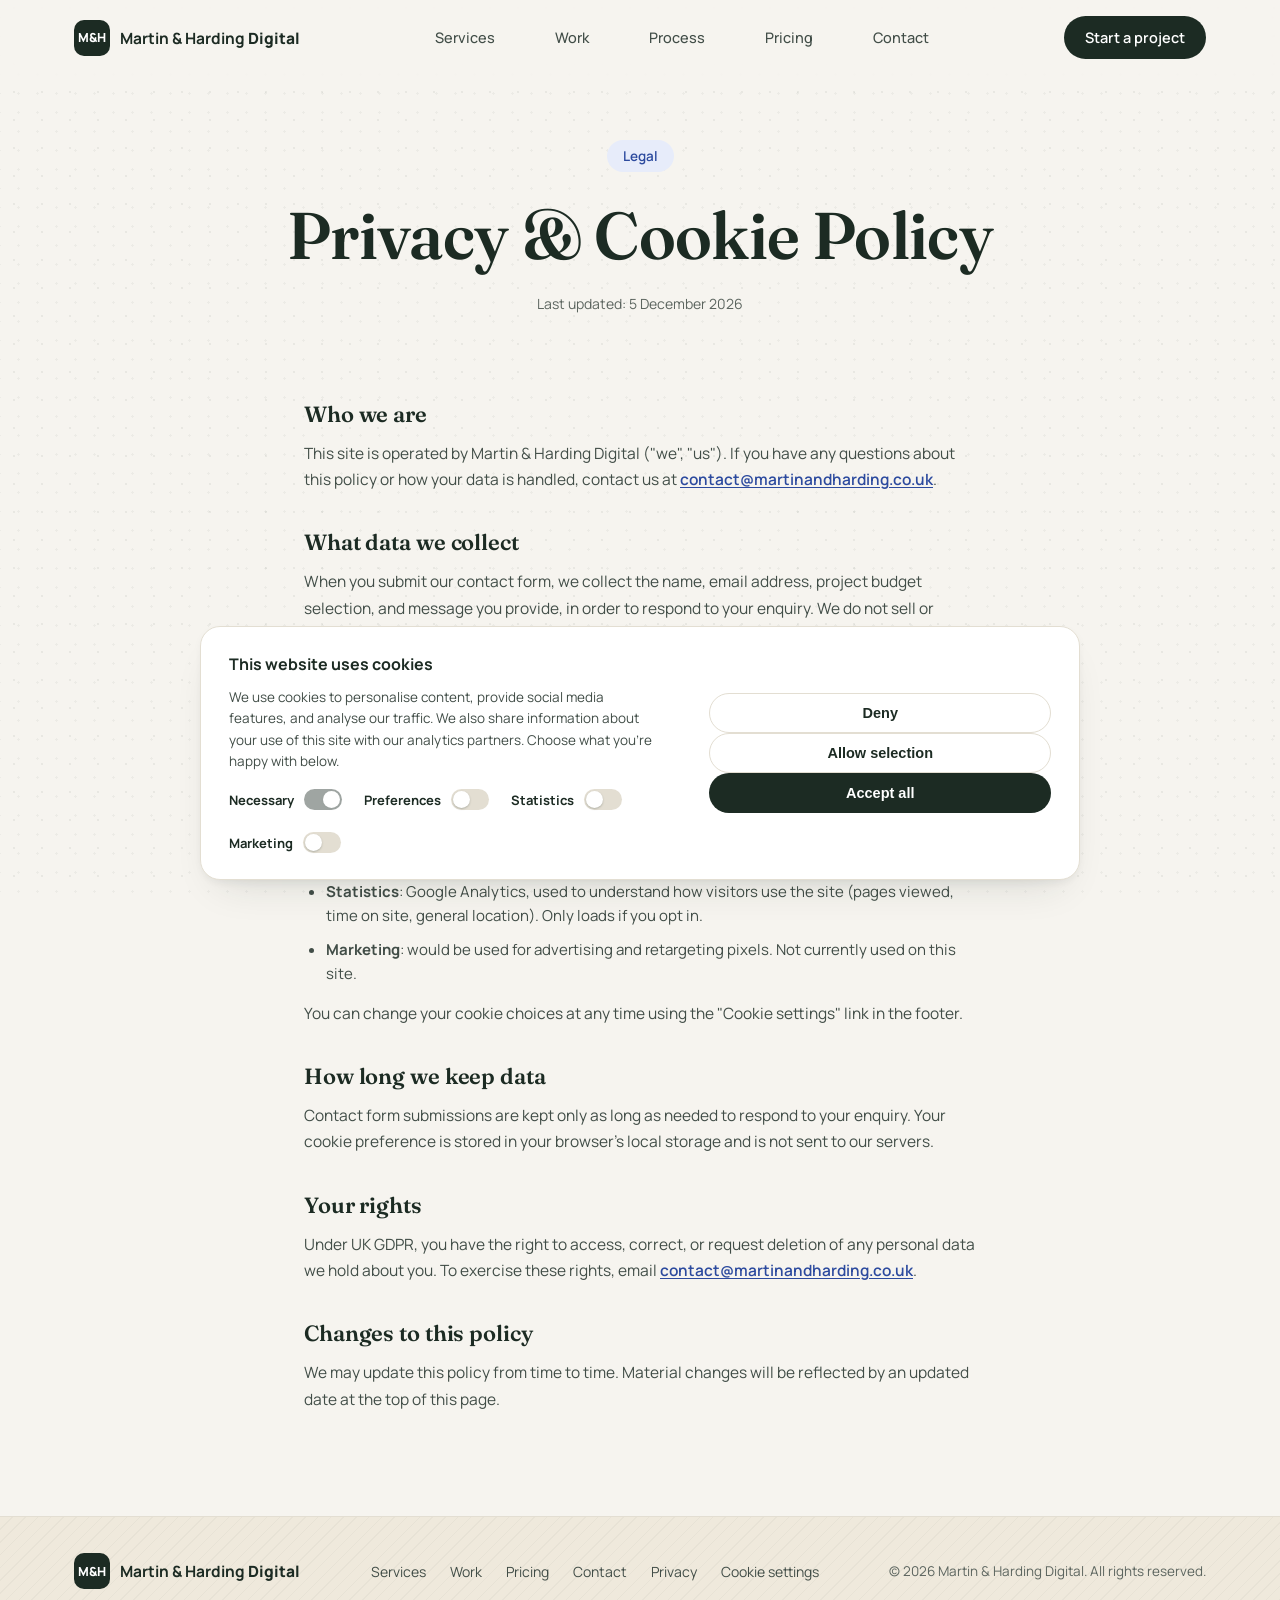
<file: privacy.html>
<!DOCTYPE html>
<html lang="en">
<head>
<meta charset="UTF-8">
<meta name="viewport" content="width=device-width, initial-scale=1.0">
<meta name="referrer" content="strict-origin-when-cross-origin">
<meta name="description" content="How Martin & Harding Digital collects, uses, and protects your personal data, and how our cookies work.">
<title>Privacy &amp; Cookie Policy: Martin &amp; Harding Digital</title>
<link rel="icon" href="data:image/svg+xml,%3Csvg xmlns='http://www.w3.org/2000/svg' viewBox='0 0 64 64'%3E%3Crect width='64' height='64' rx='14' fill='%2314161a'/%3E%3Ctext x='32' y='40' font-family='Arial, sans-serif' font-size='22' font-weight='700' fill='%23ffffff' text-anchor='middle'%3EM%26H%3C/text%3E%3C/svg%3E">
<link rel="preconnect" href="https://fonts.googleapis.com">
<link rel="preconnect" href="https://fonts.gstatic.com" crossorigin>
<link href="https://fonts.googleapis.com/css2?family=Fraunces:ital,opsz,wght@0,9..144,500..700;1,9..144,500..700&family=Manrope:wght@400;500;600;700;800&display=swap" rel="stylesheet">
<link rel="stylesheet" href="styles.css">
</head>
<body>

<div class="bg-dots" aria-hidden="true">
  <div class="bg-dots-layer bg-dots-layer-1"></div>
  <div class="bg-dots-layer bg-dots-layer-2"></div>
</div>

<a href="#main" class="skip-link">Skip to main content</a>

<header class="nav-wrap">
  <nav class="nav" aria-label="Primary">
    <a href="index.html#top" class="logo">
      <span class="logo-mark">M&H</span>
      <span class="logo-text">Martin &amp; Harding <strong>Digital</strong></span>
    </a>
    <div class="nav-dropdown" id="navDropdown">
      <div class="nav-links">
        <a href="index.html#services" class="nav-link"><span class="nav-link-text">Services</span></a>
        <a href="index.html#work" class="nav-link"><span class="nav-link-text">Work</span></a>
        <a href="index.html#process" class="nav-link"><span class="nav-link-text">Process</span></a>
        <a href="pricing.html" class="nav-link"><span class="nav-link-text">Pricing</span></a>
        <a href="index.html#contact" class="nav-link"><span class="nav-link-text">Contact</span></a>
      </div>
      <div class="nav-actions">
        <a href="index.html#contact" class="btn btn-dark">Start a project</a>
      </div>
    </div>
    <button class="nav-toggle" id="navToggle" aria-label="Toggle menu" aria-expanded="false" aria-controls="navDropdown">
      <span></span><span></span><span></span>
    </button>
  </nav>
</header>

<main id="main">
  <section class="hero policy-hero">
    <div class="container hero-inner">
      <span class="badge">Legal</span>
      <h1>Privacy &amp; Cookie Policy</h1>
      <p class="hero-sub">Last updated: <span id="lastUpdated"></span></p>
    </div>
  </section>

  <section class="policy-content">
    <div class="container policy-body">

      <h2>Who we are</h2>
      <p>This site is operated by Martin &amp; Harding Digital ("we", "us"). If you have any questions about
      this policy or how your data is handled, contact us at
      <a href="mailto:contact@martinandharding.co.uk">contact@martinandharding.co.uk</a>.</p>

      <h2>What data we collect</h2>
      <p>When you submit our contact form, we collect the name, email address, project budget selection, and
      message you provide, in order to respond to your enquiry. We do not sell or share this information with
      third parties for marketing purposes.</p>

      <h2>Cookies we use</h2>
      <p>Our cookie banner lets you control four categories of cookies:</p>
      <ul>
        <li><strong>Necessary</strong>: required for the site to function (e.g. remembering your cookie
        choice itself). These cannot be switched off.</li>
        <li><strong>Preferences</strong>: would remember choices like language or region. Not currently used
        on this site.</li>
        <li><strong>Statistics</strong>: Google Analytics, used to understand how visitors use the site
        (pages viewed, time on site, general location). Only loads if you opt in.</li>
        <li><strong>Marketing</strong>: would be used for advertising and retargeting pixels. Not currently
        used on this site.</li>
      </ul>
      <p>You can change your cookie choices at any time using the "Cookie settings" link in the footer.</p>

      <h2>How long we keep data</h2>
      <p>Contact form submissions are kept only as long as needed to respond to your enquiry. Your cookie
      preference is stored in your browser's local storage and is not sent to our servers.</p>

      <h2>Your rights</h2>
      <p>Under UK GDPR, you have the right to access, correct, or request deletion of any personal data we
      hold about you. To exercise these rights, email
      <a href="mailto:contact@martinandharding.co.uk">contact@martinandharding.co.uk</a>.</p>

      <h2>Changes to this policy</h2>
      <p>We may update this policy from time to time. Material changes will be reflected by an updated date
      at the top of this page.</p>

    </div>
  </section>
</main>

<footer class="footer">
  <div class="container footer-inner">
    <div class="footer-brand">
      <span class="logo-mark">M&H</span>
      <span class="logo-text">Martin &amp; Harding <strong>Digital</strong></span>
    </div>
    <div class="footer-links">
      <a href="index.html#services">Services</a>
      <a href="index.html#work">Work</a>
      <a href="pricing.html">Pricing</a>
      <a href="index.html#contact">Contact</a>
      <a href="privacy.html">Privacy</a>
    </div>
    <p class="footer-copy">&copy; <span id="year"></span> Martin &amp; Harding Digital. All rights reserved.</p>
  </div>
</footer>

<script src="script.js"></script>
<script>document.getElementById('lastUpdated').textContent = new Date().toLocaleDateString('en-GB', { year: 'numeric', month: 'long', day: 'numeric' });</script>
</body>
</html>
</file>
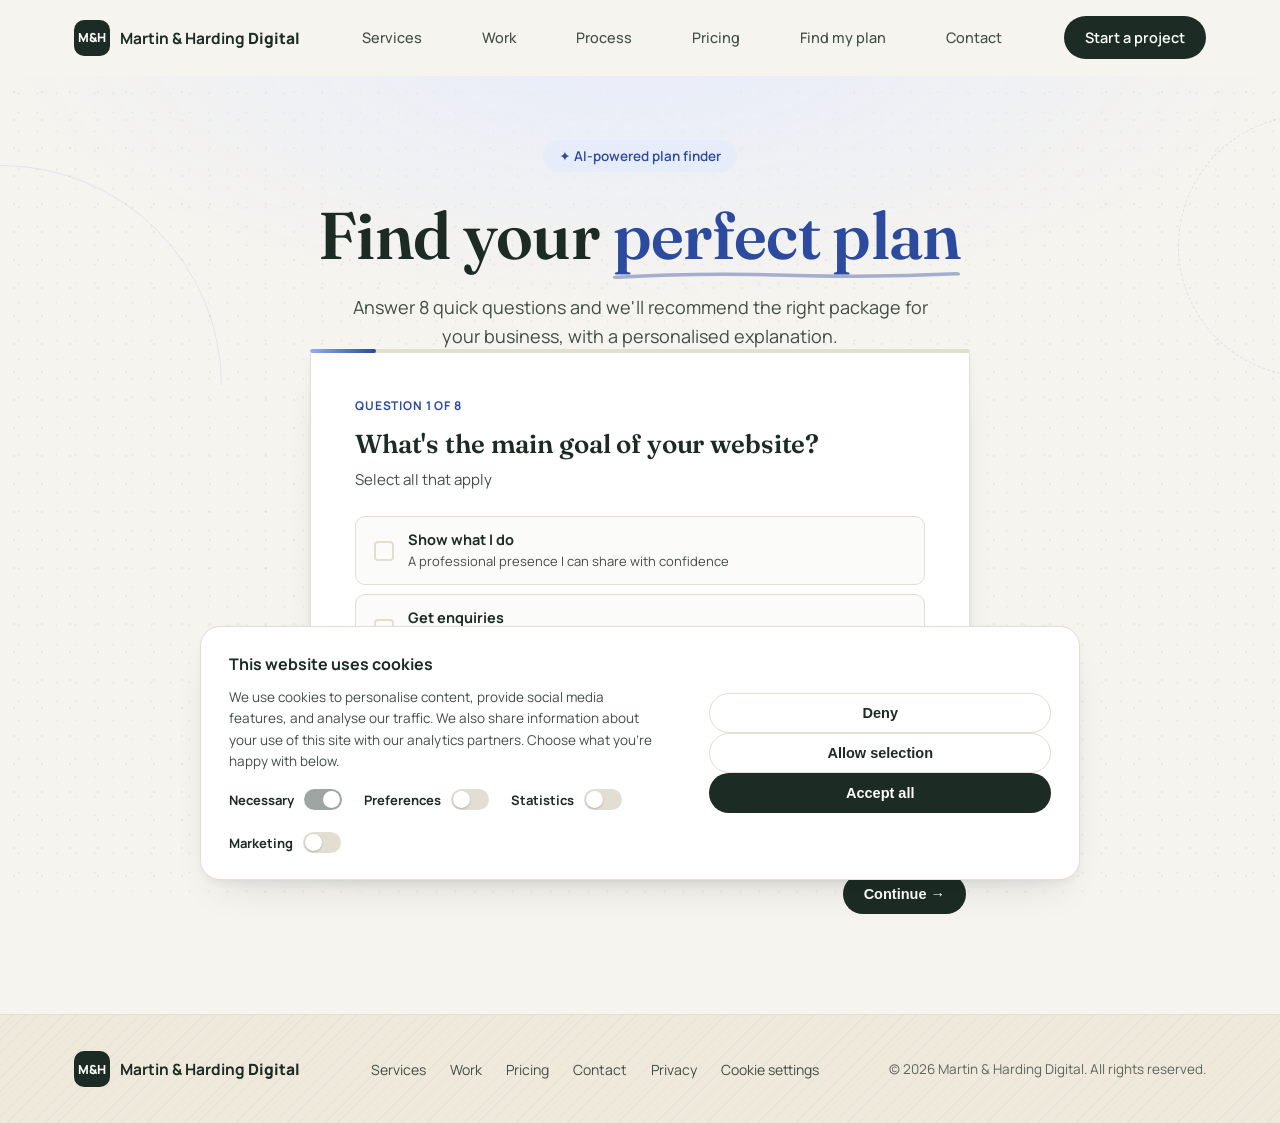
<file: quiz.html>
<!DOCTYPE html>
<html lang="en">
<head>
<meta charset="UTF-8">
<meta name="viewport" content="width=device-width, initial-scale=1.0">
<meta name="referrer" content="strict-origin-when-cross-origin">
<meta name="description" content="Answer 8 quick questions and get an AI-powered recommendation for the perfect Martin &amp; Harding Digital website plan for your business.">
<meta property="og:title" content="Find Your Perfect Plan: Martin &amp; Harding Digital">
<meta property="og:description" content="8 quick questions. Instant AI recommendation. Get a personalised website plan in under 2 minutes.">
<meta property="og:type" content="website">
<title>Find Your Perfect Plan: Martin &amp; Harding Digital</title>
<link rel="icon" href="data:image/svg+xml,%3Csvg xmlns='http://www.w3.org/2000/svg' viewBox='0 0 64 64'%3E%3Crect width='64' height='64' rx='14' fill='%2314161a'/%3E%3Ctext x='32' y='40' font-family='Arial, sans-serif' font-size='22' font-weight='700' fill='%23ffffff' text-anchor='middle'%3EM%26H%3C/text%3E%3C/svg%3E">
<link rel="preconnect" href="https://fonts.googleapis.com">
<link rel="preconnect" href="https://fonts.gstatic.com" crossorigin>
<link href="https://fonts.googleapis.com/css2?family=Fraunces:ital,opsz,wght@0,9..144,500..700;1,9..144,500..700&family=Manrope:wght@400;500;600;700;800&display=swap" rel="stylesheet">
<link rel="stylesheet" href="styles.css">
</head>
<body>

<div class="bg-dots" aria-hidden="true">
  <div class="bg-dots-layer bg-dots-layer-1"></div>
  <div class="bg-dots-layer bg-dots-layer-2"></div>
</div>

<a href="#main" class="skip-link">Skip to main content</a>

<header class="nav-wrap">
  <nav class="nav" aria-label="Primary">
    <a href="index.html#top" class="logo">
      <span class="logo-mark">M&H</span>
      <span class="logo-text">Martin &amp; Harding <strong>Digital</strong></span>
    </a>
    <div class="nav-dropdown" id="navDropdown">
      <div class="nav-links">
        <a href="index.html#services" class="nav-link"><span class="nav-link-text">Services</span></a>
        <a href="index.html#work" class="nav-link"><span class="nav-link-text">Work</span></a>
        <a href="index.html#process" class="nav-link"><span class="nav-link-text">Process</span></a>
        <a href="pricing.html" class="nav-link"><span class="nav-link-text">Pricing</span></a>
        <a href="quiz.html" class="nav-link" aria-current="page"><span class="nav-link-text">Find my plan</span></a>
        <a href="index.html#contact" class="nav-link"><span class="nav-link-text">Contact</span></a>
      </div>
      <div class="nav-actions">
        <a href="index.html#contact" class="btn btn-dark">Start a project</a>
      </div>
    </div>
    <button class="nav-toggle" id="navToggle" aria-label="Toggle menu" aria-expanded="false" aria-controls="navDropdown">
      <span></span><span></span><span></span>
    </button>
  </nav>
</header>

<main id="main">

  <section class="hero quiz-hero">
    <div class="hero-bg" aria-hidden="true"></div>
    <div class="container hero-inner">
      <span class="badge reveal">&#10022; AI-powered plan finder</span>
      <h1 class="reveal">Find your <span class="highlight">perfect plan</span></h1>
      <p class="hero-sub reveal">Answer 8 quick questions and we'll recommend the right package for your business, with a personalised explanation.</p>
    </div>
  </section>

  <section class="quiz-section">
    <div class="container">
      <div class="quiz-wrap">

        <div class="quiz-progress-wrap" role="progressbar" aria-label="Quiz progress" aria-valuemin="0" aria-valuemax="100" aria-valuenow="0">
          <div class="quiz-progress-bar" id="quizProgressBar"></div>
        </div>

        <div class="quiz-card" id="quizCard" aria-live="polite">
          <!-- Populated by quiz.js -->
        </div>

        <div class="quiz-nav" id="quizNav">
          <button type="button" class="btn btn-ghost btn-sm quiz-back-btn" id="quizBackBtn" style="visibility:hidden">
            &larr; Back
          </button>
          <button type="button" class="btn btn-dark" id="quizNextBtn" disabled>
            Next &rarr;
          </button>
        </div>

      </div>
    </div>
  </section>

</main>

<footer class="footer">
  <div class="container footer-inner">
    <div class="footer-brand">
      <span class="logo-mark">M&H</span>
      <span class="logo-text">Martin &amp; Harding <strong>Digital</strong></span>
    </div>
    <div class="footer-links">
      <a href="index.html#services">Services</a>
      <a href="index.html#work">Work</a>
      <a href="pricing.html">Pricing</a>
      <a href="index.html#contact">Contact</a>
      <a href="privacy.html">Privacy</a>
    </div>
    <p class="footer-copy">&copy; <span id="year"></span> Martin &amp; Harding Digital. All rights reserved.</p>
  </div>
</footer>

<script src="script.js"></script>
<script src="quiz.js"></script>
</body>
</html>
</file>
<file: styles.css>
:root {
  --ink: #1c2b23;
  --ink-soft: #414d47;
  --muted: #5c655f;
  --bg: #f6f4ef;
  --bg-alt: #efe9dc;
  --card: #ffffff;
  --line: #e3ded2;
  --accent: #2c4a9e;
  --accent-soft: #e7ecfa;
  --accent-tint: #93aef0;
  --amber: #c98a3c;
  --amber-deep: #8a5a1f;
  --amber-soft: #f7e8d3;
  --radius: 12px;
  --radius-lg: 20px;
  --shadow: 0 1px 2px rgba(28,43,35,.05), 0 8px 20px -12px rgba(28,43,35,.10);
  --shadow-lg: 0 4px 12px -4px rgba(28,43,35,.10), 0 20px 40px -20px rgba(28,43,35,.16);
  --font-display: 'Fraunces', Georgia, 'Times New Roman', serif;
  /* Shared brand textures: faint diagonal hairlines on light break sections,
     faint dot grid on dark ink surfaces. */
  --pattern-light: repeating-linear-gradient(-45deg, rgba(28,43,35,.035) 0 1px, transparent 1px 9px);
  --pattern-dark: radial-gradient(circle, rgba(255,255,255,.07) 1px, transparent 1.5px);
}

* { box-sizing: border-box; }
html { scroll-behavior: smooth; overflow-x: hidden; }

body {
  margin: 0;
  overflow-x: hidden;
  font-family: 'Manrope', system-ui, -apple-system, sans-serif;
  color: var(--ink);
  background: var(--bg);
  -webkit-font-smoothing: antialiased;
}

/* ---------- Brand voice: display serif for the big moments ---------- */
h1, h2 {
  font-family: var(--font-display);
  font-weight: 600;
  letter-spacing: -0.005em;
}

::selection { background: var(--accent); color: #fff; }

/* ---------- Background texture: subtle two-layer dot-grid parallax ---------- */
/* Purely decorative (aria-hidden), sits behind all content. JS in script.js
   translates the two layers at different rates on scroll for a faint depth
   effect; layers are heavily overscanned so that translation never reveals
   an edge. Static (no motion) under prefers-reduced-motion. */
.bg-dots {
  position: fixed;
  inset: 0;
  z-index: -1;
  overflow: hidden;
  pointer-events: none;
}
.bg-dots-layer {
  position: absolute;
  inset: -150% 0;
  background-repeat: repeat;
  will-change: transform;
}
.bg-dots-layer-1 {
  background-image: radial-gradient(circle, rgba(28,43,35,.06) 1px, transparent 1.6px);
  background-size: 28px 28px;
}
.bg-dots-layer-2 {
  background-image: radial-gradient(circle, rgba(28,43,35,.045) 1px, transparent 1.4px);
  background-size: 19px 19px;
  background-position: 9px 9px;
}
@media (prefers-reduced-motion: reduce) {
  .bg-dots-layer { transform: none !important; }
}

.container {
  max-width: 1180px;
  margin: 0 auto;
  padding: 0 24px;
}

a { color: inherit; text-decoration: none; }
ul { padding: 0; margin: 0; list-style: none; }

/* ---------- Accessibility: focus states ---------- */
:focus-visible {
  outline: 2px solid var(--accent);
  outline-offset: 2px;
  border-radius: 4px;
}
.btn:focus-visible { outline-offset: 3px; }
.quiz-option:focus-visible { outline-offset: -2px; }

/* ---------- Skip link ---------- */
.skip-link {
  position: absolute;
  left: 12px;
  top: -60px;
  background: var(--ink);
  color: #fff;
  padding: 12px 20px;
  border-radius: 8px;
  font-weight: 700;
  font-size: 14px;
  z-index: 200;
  transition: top .15s ease;
}
.skip-link:focus {
  top: 12px;
}

/* ---------- Buttons ---------- */
.btn {
  display: inline-flex;
  align-items: center;
  justify-content: center;
  gap: 8px;
  padding: 11px 20px;
  border-radius: 999px;
  font-weight: 600;
  font-size: 14.5px;
  border: 1px solid transparent;
  cursor: pointer;
  transition: transform .15s ease, box-shadow .15s ease, background .15s ease, opacity .15s ease;
  white-space: nowrap;
}
.btn:hover { transform: translateY(-1px); }
.btn-dark { background: var(--ink); color: #fff; }
.btn-dark:hover { background: var(--accent); box-shadow: var(--shadow); }
.btn-ghost { background: transparent; color: var(--ink); border-color: var(--line); }
.btn-ghost:hover { background: #fff; box-shadow: var(--shadow); }
.btn-lg { padding: 14px 26px; font-size: 16px; }
.btn-sm { padding: 8px 16px; font-size: 13.5px; }
.btn-block { width: 100%; }

/* ---------- Cookie consent banner ---------- */
.cookie-banner {
  position: fixed;
  left: 20px;
  right: 20px;
  bottom: 20px;
  max-width: 880px;
  margin: 0 auto;
  background: var(--card);
  color: var(--ink);
  border: 1px solid var(--line);
  border-radius: var(--radius-lg);
  box-shadow: var(--shadow-lg);
  padding: 26px 28px;
  z-index: 100;
  display: flex;
  align-items: center;
  gap: 26px;
}
.cookie-banner-main { flex: 1; display: flex; flex-direction: column; gap: 12px; }
.cookie-banner-title { margin: 0; font-size: 16px; font-weight: 700; }
.cookie-banner-main p { margin: 0; font-size: 13.5px; line-height: 1.6; color: var(--ink-soft); }

.cookie-toggles { display: flex; flex-wrap: wrap; gap: 22px; margin-top: 4px; }
.cookie-toggle { display: flex; align-items: center; gap: 10px; font-size: 13px; font-weight: 700; cursor: pointer; }

.switch { position: relative; display: inline-block; width: 38px; height: 21px; flex-shrink: 0; }
.switch input { position: absolute; inset: 0; opacity: 0; margin: 0; cursor: pointer; z-index: 1; }
.switch-track {
  position: absolute;
  inset: 0;
  background: var(--line);
  border-radius: 999px;
  transition: background .2s ease;
}
.switch-track::after {
  content: '';
  position: absolute;
  top: 2px; left: 2px;
  width: 17px; height: 17px;
  background: #fff;
  border-radius: 50%;
  box-shadow: 0 1px 2px rgba(28,43,35,.25);
  transition: transform .2s ease;
}
.switch input:checked + .switch-track { background: var(--accent); }
.switch input:checked + .switch-track::after { transform: translateX(17px); }
.switch input:disabled + .switch-track { background: var(--ink-soft); opacity: .5; cursor: not-allowed; }
.switch input:disabled { cursor: not-allowed; }
.switch input:focus-visible + .switch-track { outline: 2px solid var(--accent); outline-offset: 2px; }

@media (max-width: 760px) {
  .cookie-banner { left: 12px; right: 12px; bottom: 12px; padding: 20px; flex-direction: column; align-items: stretch; gap: 18px; }
  .cookie-banner-divider { display: none; }
  .cookie-banner-actions { min-width: 0; }
}

/* ---------- Nav ---------- */
.nav-wrap {
  position: sticky;
  top: 0;
  z-index: 50;
  background: rgba(246,244,239,.85);
  backdrop-filter: blur(10px);
  border-bottom: 1px solid transparent;
}
.nav {
  max-width: 1180px;
  margin: 0 auto;
  display: grid;
  grid-template-columns: auto 1fr auto;
  align-items: center;
  padding: 16px 24px;
  gap: 20px;
}
.logo { display: flex; align-items: center; gap: 10px; font-weight: 700; }
.logo-mark {
  display: inline-flex;
  align-items: center;
  justify-content: center;
  width: 36px;
  height: 36px;
  border-radius: 10px;
  background: var(--ink);
  color: #fff;
  font-size: 12.5px;
  font-weight: 800;
  letter-spacing: .02em;
}
.logo-text { font-size: 15.5px; }
.logo-text strong { font-weight: 800; }

.nav-links {
  display: flex;
  gap: 28px;
  font-size: 14.5px;
  font-weight: 500;
  color: var(--ink-soft);
  justify-self: center;
}
.nav-links a:hover { color: var(--ink); }

.nav-link {
  position: relative;
  display: inline-block;
  padding: 6px 16px;
  overflow: visible;
  white-space: nowrap;
}
.nav-link-text {
  position: relative;
  z-index: 2;
  display: block;
  white-space: nowrap;
  transition: color .3s ease;
}
.nav-link:hover .nav-link-text { color: #fff; }
.nav-link::before {
  /* pill outline flash */
  content: '';
  position: absolute;
  inset: 0;
  border: 2px solid var(--ink);
  border-radius: 999px;
  transform: scale(1.15, 1.6);
  opacity: 0;
  transition: transform .3s ease, opacity .3s ease;
  z-index: 1;
}
.nav-link::after {
  /* fill sliding down */
  content: '';
  position: absolute;
  inset: 0;
  background: var(--ink);
  border-radius: 999px;
  transform: scaleY(0);
  transform-origin: top;
  opacity: 0;
  transition: transform .3s ease, opacity .3s ease;
  z-index: 0;
}
.nav-link:hover::before { transform: scaleY(1); opacity: 1; }
.nav-link:hover::after { transform: scaleY(1); opacity: 1; }

.nav-dropdown { display: contents; }
.nav-actions { display: flex; align-items: center; gap: 10px; justify-self: end; }
.nav-toggle { display: none; }

/* ---------- Hero ---------- */
.hero { position: relative; overflow: hidden; padding: 64px 0 0; }
.hero-bg {
  position: absolute;
  inset: -10% -10% auto -10%;
  height: 620px;
  background: radial-gradient(60% 60% at 50% 0%, var(--accent-soft) 0%, rgba(227,243,238,0) 70%);
  z-index: 0;
}
/* Faint geometric rings: quiet brand geometry behind every hero */
.hero-bg::before,
.hero-bg::after {
  content: '';
  position: absolute;
  border-radius: 50%;
  border: 1.5px solid var(--accent-tint);
  pointer-events: none;
}
.hero-bg::before {
  width: 440px; height: 440px;
  left: max(-140px, calc(50% - 860px)); top: 120px;
  opacity: .22;
}
.hero-bg::after {
  width: 260px; height: 260px;
  right: max(-80px, calc(50% - 800px)); top: 70px;
  border-style: dashed;
  opacity: .28;
}
.hero-inner {
  position: relative;
  z-index: 1;
  display: flex;
  flex-direction: column;
  align-items: center;
  text-align: center;
}
.badge {
  display: inline-flex;
  align-items: center;
  background: var(--accent-soft);
  color: var(--accent);
  font-size: 13.5px;
  font-weight: 600;
  padding: 7px 16px;
  border-radius: 999px;
  margin-bottom: 28px;
}
.hero h1 {
  font-size: clamp(38px, 6vw, 66px);
  line-height: 1.08;
  font-weight: 600;
  letter-spacing: -0.01em;
  margin: 0 0 22px;
  max-width: 820px;
}
.highlight {
  color: var(--accent);
  padding: 0 .02em .06em;
  background: url("data:image/svg+xml,%3Csvg xmlns='http://www.w3.org/2000/svg' viewBox='0 0 120 8' preserveAspectRatio='none'%3E%3Cpath d='M2 6 Q 30 2.5 60 4.5 T 118 3.5' fill='none' stroke='%232c4a9e' stroke-width='2.6' stroke-linecap='round' opacity='.4'/%3E%3C/svg%3E") no-repeat bottom / 100% .16em;
}
.hero-sub {
  max-width: 600px;
  font-size: 18px;
  line-height: 1.6;
  color: var(--ink-soft);
  margin: 0 0 34px;
}
.hero-cta { display: flex; gap: 12px; margin-bottom: 40px; }

.trust-row {
  display: flex;
  gap: 28px;
  flex-wrap: wrap;
  justify-content: center;
  margin-bottom: 64px;
  font-size: 14.5px;
  font-weight: 600;
  color: var(--accent);
}
.trust-item { display: inline-flex; align-items: center; gap: 8px; }
.check {
  width: 18px; height: 18px;
  border-radius: 50%;
  background: var(--accent);
  position: relative;
  flex-shrink: 0;
}
.check::after {
  content: '';
  position: absolute;
  left: 5px; top: 4px;
  width: 5px; height: 8px;
  border: solid #fff;
  border-width: 0 2px 2px 0;
  transform: rotate(45deg);
}
.green { color: var(--accent); margin-left: 4px; }

/* ---------- Hero visual (mock invoice-style card) ---------- */
.hero-visual {
  position: relative;
  width: 100%;
  max-width: 600px;
  margin: 0 auto;
  padding-bottom: 80px;
}
.mock-card {
  background: var(--card);
  border-radius: var(--radius-lg);
  box-shadow: var(--shadow-lg);
  border: 1px solid var(--line);
}
.mock-card-back {
  position: absolute;
  inset: 24px -20px auto -20px;
  height: 260px;
  z-index: 0;
  transform: rotate(3deg);
  opacity: .7;
}
.mock-card-back .mock-top { padding: 24px 28px; font-size: 11px; color: var(--muted); letter-spacing: .04em; }
.mock-card-front {
  position: relative;
  z-index: 1;
  padding: 28px 32px 32px;
  text-align: left;
}
.mock-card-front .mock-top {
  display: flex;
  justify-content: space-between;
  align-items: baseline;
  border-bottom: 1px solid var(--line);
  padding-bottom: 18px;
  margin-bottom: 22px;
}
.mock-label { font-size: 11px; letter-spacing: .06em; color: var(--muted); text-transform: uppercase; display: block; margin-bottom: 8px; }
.mock-value { font-weight: 700; font-size: 15px; }
.mock-row { display: flex; gap: 28px; }
.mock-col { flex: 1; display: flex; flex-direction: column; gap: 4px; }
.mock-avatar { width: 32px; height: 32px; border-radius: 50%; margin-bottom: 6px; }
.avatar-blue { background: linear-gradient(135deg, #4a5850, #1c2b23); }
.avatar-green { background: linear-gradient(135deg, #4a6cc4, #2c4a9e); }
.mock-sub { font-size: 13px; color: var(--muted); line-height: 1.5; }

/* ---------- Logos ---------- */
.logos { padding: 36px 0 70px; }
.logos-label { text-align: center; color: var(--muted); font-size: 13.5px; margin: 0 0 26px; letter-spacing: .03em; }
.stats-row {
  display: flex;
  justify-content: center;
  gap: 56px;
  flex-wrap: wrap;
  margin-top: 34px;
  padding-top: 30px;
  border-top: 1px solid var(--line);
}
.stat-tile { text-align: center; }
.stat-num { display: block; font-family: var(--font-display); font-size: 34px; font-weight: 600; color: var(--ink); letter-spacing: -0.01em; }
.stat-label { display: block; font-size: 13px; color: var(--muted); margin-top: 4px; }

.logos-row {
  display: flex;
  justify-content: center;
  gap: 48px;
  flex-wrap: wrap;
  color: var(--ink-soft);
  font-weight: 700;
  letter-spacing: .06em;
  font-size: 14px;
  opacity: .55;
}
.logos-row.trust-strip {
  gap: 28px;
  font-weight: 600;
  letter-spacing: normal;
  opacity: 1;
  font-size: 14.5px;
}
.logos-row.trust-strip .trust-item { color: var(--ink-soft); }

/* ---------- Section heads ---------- */
.section-head { max-width: 620px; margin: 0 auto 52px; text-align: center; }
/* Section eyebrows as quiet accent chips: the brand's section signature */
.eyebrow {
  display: inline-block;
  font-size: 12px;
  font-weight: 700;
  letter-spacing: .08em;
  text-transform: uppercase;
  color: var(--accent);
  background: var(--accent-soft);
  padding: 6px 14px;
  border-radius: 999px;
  margin-bottom: 16px;
}
.section-head h2, .contact-info h2 {
  font-size: clamp(28px, 4vw, 38px);
  font-weight: 600;
  letter-spacing: -0.005em;
  margin: 0 0 14px;
  line-height: 1.18;
}
.section-head p { color: var(--ink-soft); font-size: 16.5px; line-height: 1.6; margin: 0; }

/* ---------- Grid / cards ---------- */
.grid { display: grid; gap: 24px; }
.grid-2 { grid-template-columns: repeat(2, 1fr); }
.grid-3 { grid-template-columns: repeat(3, 1fr); }
.grid-4 { grid-template-columns: repeat(4, minmax(0, 1fr)); }

.services { padding: 40px 0 90px; }
.card {
  background: var(--card);
  border: 1px solid var(--line);
  border-radius: var(--radius);
  padding: 28px;
  box-shadow: var(--shadow);
  transition: transform .2s ease, box-shadow .2s ease;
}
.card:hover { transform: translateY(-4px); box-shadow: var(--shadow-lg); }

/* ---------- Spotlight glow effect (services / pricing cards) ---------- */
.glow-card {
  position: relative;
  isolation: isolate;
  --mx: 50%;
  --my: 50%;
  --glow-rgb: 44, 74, 158;
  border-color: var(--line);
  transition: border-color .35s ease, box-shadow .35s ease, transform .2s ease;
}
.glow-card::before {
  content: '';
  position: absolute;
  inset: 0;
  z-index: 0;
  border-radius: inherit;
  background: radial-gradient(220px circle at var(--mx) var(--my), rgba(var(--glow-rgb), .12), transparent 70%);
  opacity: 0;
  transition: opacity .35s ease;
  pointer-events: none;
}
.glow-card::after {
  content: '';
  position: absolute;
  inset: 0;
  z-index: 0;
  border-radius: inherit;
  background: radial-gradient(160px circle at var(--mx) var(--my), rgba(var(--glow-rgb), .45), transparent 70%);
  opacity: 0;
  transition: opacity .35s ease;
  pointer-events: none;
  mix-blend-mode: multiply;
  -webkit-mask: linear-gradient(#000 0 0) content-box, linear-gradient(#000 0 0);
  -webkit-mask-composite: xor;
  mask-composite: exclude;
  padding: 2px;
}
.glow-card:hover::before,
.glow-card:hover::after { opacity: 1; }
.glow-card:hover {
  border-color: rgba(var(--glow-rgb), .4);
  box-shadow: var(--shadow-lg), 0 0 0 1px rgba(var(--glow-rgb), .18);
}
.glow-card > * { position: relative; z-index: 1; }

.card-icon {
  width: 42px; height: 42px;
  border-radius: 10px;
  display: flex; align-items: center; justify-content: center;
  font-size: 19px;
  margin-bottom: 18px;
  background: var(--accent-soft);
  color: var(--accent);
}
.card h3 { margin: 0 0 10px; font-size: 18px; font-weight: 700; }
.card p { margin: 0; color: var(--ink-soft); font-size: 15px; line-height: 1.6; }

/* ---------- Process ---------- */
.process { padding: 30px 0 90px; }
.steps { gap: 32px; }
.step { padding: 8px; }
.step-num {
  display: block;
  font-family: var(--font-display);
  font-size: 52px;
  font-weight: 600;
  line-height: 1;
  color: var(--accent-tint);
  margin-bottom: 14px;
}
.step h3 { font-size: 19px; font-weight: 700; margin: 0 0 8px; }
.step p { margin: 0; color: var(--ink-soft); font-size: 15px; line-height: 1.6; }

/* ---------- Work ---------- */
.work { padding: 30px 0 90px; }
.work-card {
  border-radius: var(--radius);
  height: 280px;
  position: relative;
  overflow: hidden;
  display: flex;
  align-items: flex-end;
  padding: 22px;
  box-shadow: var(--shadow);
  border: 1px solid var(--line);
}
/* Faint blueprint grid over the concept tiles */
.work-card::before {
  content: '';
  position: absolute;
  inset: 0;
  background-image:
    linear-gradient(rgba(28,43,35,.05) 1px, transparent 1px),
    linear-gradient(90deg, rgba(28,43,35,.05) 1px, transparent 1px);
  background-size: 28px 28px;
  pointer-events: none;
}
.work-card h3 { position: relative; z-index: 1; }
.work-card .work-tag { z-index: 1; } /* .work-tag stays position:absolute (top-left) */
.work-1 { background: linear-gradient(160deg, #e7ecfa, #f4f6fc); }
.work-2 { background: linear-gradient(160deg, #f7e8d3, #fbf3e7); }
.work-3 { background: linear-gradient(160deg, #e7e4d8, #f3f1e9); }
.work-tag {
  position: absolute;
  top: 18px; left: 18px;
  background: rgba(255,255,255,.85);
  font-size: 12px;
  font-weight: 700;
  padding: 5px 12px;
  border-radius: 999px;
  color: var(--ink-soft);
}
.work-card h3 { margin: 0; font-size: 20px; font-weight: 800; }

/* ---------- Pricing ---------- */
.pricing { padding: 30px 0 90px; }
.price-card {
  position: relative;
  background: var(--card);
  border: 1px solid var(--line);
  border-radius: var(--radius);
  padding: 32px 28px;
  box-shadow: var(--shadow);
  display: flex;
  flex-direction: column;
  position: relative;
}
.price-card h3 { margin: 0 0 6px; font-size: 18px; font-weight: 700; }
.price { font-family: var(--font-display); font-size: 33px; font-weight: 600; letter-spacing: -0.01em; margin: 4px 0 0; }
.price-sub { color: var(--muted); font-size: 14px; margin: 4px 0 22px; }
.price-card ul { display: flex; flex-direction: column; gap: 10px; margin-bottom: 26px; flex: 1; }
.price-card li {
  font-size: 14.5px;
  color: var(--ink-soft);
  padding-left: 22px;
  position: relative;
}
.price-card li::before {
  content: '';
  position: absolute;
  left: 0; top: 6px;
  width: 14px; height: 14px;
  border-radius: 50%;
  background: var(--accent-soft);
}
.price-card-featured {
  border: 2px solid var(--ink);
  transform: translateY(-8px);
}
.price-badge {
  position: absolute;
  top: -13px; left: 28px;
  background: var(--ink);
  color: #fff;
  font-size: 12px;
  font-weight: 700;
  padding: 5px 14px;
  border-radius: 999px;
}
.price-period { font-size: 16px; font-weight: 600; color: var(--muted); }
.price-fit { font-size: 13.5px; color: var(--muted); line-height: 1.55; margin: 0 0 22px; }
.price-founding {
  font-size: 12.5px;
  color: var(--muted);
  line-height: 1.5;
  margin: -6px 0 6px;
}
.offer-badge { background: var(--amber-soft); color: var(--amber-deep); }
.offer-tag {
  position: absolute;
  top: 16px; right: 16px;
  background: var(--amber-soft);
  color: var(--amber-deep);
  font-size: 11px;
  font-weight: 700;
  padding: 4px 10px;
  border-radius: 999px;
  max-width: 110px;
  line-height: 1.3;
  text-align: right;
}
.pricing-teaser .teaser-cta,
.stacking .teaser-cta { display: flex; justify-content: center; margin-top: 8px; }
.teaser-cta { display: flex; justify-content: center; }

.pricing-hero .hero-visual { display: none; }
.pricing-hero { padding-bottom: 70px; }

.policy-hero { padding-bottom: 50px; }
.not-found-hero { padding: 110px 0 140px; }
.policy-hero .hero-sub { font-size: 14px; color: var(--muted); }
.policy-content { padding: 0 0 90px; }
.policy-body { max-width: 720px; }
.policy-body h2 { font-size: 22px; font-weight: 600; margin: 36px 0 12px; }
.policy-body h2:first-child { margin-top: 0; }
.policy-body p { color: var(--ink-soft); font-size: 15.5px; line-height: 1.7; margin: 0 0 14px; }
.policy-body ul { display: flex; flex-direction: column; gap: 10px; margin: 0 0 14px; padding-left: 22px; list-style: disc; }
.policy-body li { color: var(--ink-soft); font-size: 15px; line-height: 1.6; }
.policy-body a { color: var(--accent); font-weight: 600; text-decoration: underline; text-underline-offset: 2px; }

.pricing-alt {
  background-color: var(--bg-alt);
  background-image: var(--pattern-light);
  border-top: 1px solid var(--line);
  border-bottom: 1px solid var(--line);
}

/* ---------- Add-ons ---------- */
.addon-card { display: flex; flex-direction: column; }
.addon-head { display: flex; align-items: center; justify-content: space-between; margin-bottom: 14px; }
.addon-head h3 { margin: 0; font-size: 18px; font-weight: 700; }
.price-tag {
  display: inline-block;
  background: var(--ink);
  color: #fff;
  font-size: 13px;
  font-weight: 700;
  padding: 4px 12px;
  border-radius: 999px;
}
.addon-card > p { color: var(--ink-soft); font-size: 15px; margin: 0 0 16px; }
.bullet-list { display: flex; flex-direction: column; gap: 10px; }
.bullet-list li {
  font-size: 14.5px;
  color: var(--ink-soft);
  padding-left: 22px;
  position: relative;
}
.bullet-list li::before {
  content: '';
  position: absolute;
  left: 0; top: 6px;
  width: 14px; height: 14px;
  border-radius: 50%;
  background: var(--accent-soft);
}
.scope-no .bullet-list li::before { background: var(--amber-soft); }

.addon-banner {
  margin-top: 36px;
  background: var(--card);
  border: 1px solid var(--line);
  border-left: 4px solid var(--accent);
  border-radius: var(--radius);
  box-shadow: var(--shadow);
  padding: 30px 32px;
  display: flex;
  align-items: center;
  justify-content: space-between;
  gap: 24px;
}
.addon-banner h3 { margin: 0 0 8px; font-size: 18px; font-weight: 700; display: flex; align-items: center; gap: 10px; }
.addon-banner p { margin: 0; color: var(--ink-soft); font-size: 14.5px; line-height: 1.6; max-width: 640px; }

.note-text { text-align: center; color: var(--muted); font-size: 14px; margin: 32px auto 0; max-width: 700px; }

/* ---------- Growth Care scope ---------- */
.scope-card h3 { font-size: 18px; margin: 0 0 18px; }
.scope-yes { border-color: #b9ddd1; }
.scope-no { border-color: #ecd2ab; }

/* ---------- Plan stacking ---------- */
.stack-flow {
  display: flex;
  flex-wrap: wrap;
  align-items: center;
  justify-content: center;
  gap: 14px;
  margin-bottom: 28px;
}
.stack-step {
  background: var(--card);
  border: 1px solid var(--line);
  border-radius: 999px;
  padding: 10px 20px;
  font-size: 14px;
  font-weight: 600;
  box-shadow: var(--shadow);
}
.stack-arrow { color: var(--muted); font-size: 18px; }
.stack-note {
  max-width: 700px;
  margin: 0 auto;
  text-align: center;
  color: var(--ink-soft);
  font-size: 15.5px;
  line-height: 1.7;
  margin-bottom: 32px;
}

/* ---------- Contact ---------- */
.contact { padding: 30px 0 100px; }
.contact-inner {
  background: var(--card);
  border: 1px solid var(--line);
  border-radius: var(--radius-lg);
  box-shadow: var(--shadow);
  display: grid;
  grid-template-columns: 1fr 1.2fr;
  gap: 0;
  overflow: hidden;
}
.contact-info {
  position: relative;
  overflow: hidden;
  padding: 52px 44px;
  background-color: var(--ink);
  background-image: var(--pattern-dark);
  background-size: 22px 22px;
  color: #fff;
}
/* Oversized brand ampersand watermark */
.contact-info::after {
  content: '&';
  position: absolute;
  right: -28px;
  bottom: -78px;
  font-family: var(--font-display);
  font-style: italic;
  font-size: 300px;
  line-height: 1;
  color: rgba(255,255,255,.055);
  pointer-events: none;
}
.contact-info .eyebrow { color: var(--accent-tint); background: rgba(147,174,240,.16); }
.contact-info h2 { color: #fff; }
.contact-info p { color: #c9d0cb; font-size: 15.5px; line-height: 1.6; margin: 0 0 32px; }
.contact-detail { margin-bottom: 20px; }
.contact-label { display: block; font-size: 12px; text-transform: uppercase; letter-spacing: .05em; color: #9aa39d; margin-bottom: 4px; }
.contact-detail a, .contact-detail span { font-size: 15.5px; font-weight: 600; }
.contact-detail a:hover { color: var(--accent-tint); }

.contact-form { padding: 52px 44px; display: flex; flex-direction: column; gap: 18px; }
.form-row { display: grid; grid-template-columns: 1fr 1fr; gap: 18px; }
.field { display: flex; flex-direction: column; gap: 7px; }
.field label { font-size: 13.5px; font-weight: 600; color: var(--ink-soft); }
.field input, .field select, .field textarea {
  border: 1px solid var(--line);
  border-radius: 10px;
  padding: 12px 14px;
  font-size: 14.5px;
  font-family: inherit;
  background: #fbfbf9;
  color: var(--ink);
  resize: vertical;
}
.field input:focus, .field select:focus, .field textarea:focus {
  outline: none;
  border-color: var(--accent);
  box-shadow: 0 0 0 3px var(--accent-soft);
}
.form-note { font-size: 14px; font-weight: 600; color: var(--accent); min-height: 18px; margin: 0; text-align: center; }
.form-note.form-note-error { color: var(--amber-deep); }

/* ---------- Footer ---------- */
.footer {
  border-top: 1px solid var(--line);
  padding: 36px 0;
  background-color: var(--bg-alt);
  background-image: var(--pattern-light);
}
.footer-inner {
  display: flex;
  align-items: center;
  justify-content: space-between;
  gap: 20px;
  flex-wrap: wrap;
}
.footer-brand { display: flex; align-items: center; gap: 10px; font-weight: 700; }
.footer-links { display: flex; gap: 24px; font-size: 14px; color: var(--ink-soft); }
.footer-links a:hover { color: var(--ink); }
.footer-copy { font-size: 13.5px; color: var(--muted); margin: 0; }

/* ---------- Scroll-driven tilt frame (pricing builds) ---------- */
.pricing-scroll { padding: 40px 0 110px; }
.scroll-stage { perspective: 1400px; padding: 6px 0 30px; }
.scroll-stage [data-scroll-title] { will-change: transform; }
.scroll-card {
  max-width: 1180px;
  margin: 28px auto 0;
  border: 4px solid #33443b;
  background-color: var(--ink);
  background-image: var(--pattern-dark);
  background-size: 22px 22px;
  border-radius: 24px;
  padding: 20px;
  box-shadow: 0 30px 60px -30px rgba(28,43,35,.35), 0 60px 110px -60px rgba(28,43,35,.28);
  transform-style: flat;
  transform-origin: center top;
  will-change: transform;
}
.scroll-card-inset {
  background: var(--bg);
  border-radius: 14px;
  padding: 36px 20px 44px;
}
@media (max-width: 720px) {
  .scroll-card { padding: 12px; border-radius: 18px; }
  .scroll-card-inset { padding: 22px 12px 28px; }
}
@media (prefers-reduced-motion: reduce) {
  .scroll-card, .scroll-stage [data-scroll-title] { transform: none !important; }
}

/* ---------- Scroll reveal ---------- */
.reveal {
  opacity: 0;
  transform: translateY(28px);
  transition: opacity .7s cubic-bezier(.16,.84,.44,1), transform .7s cubic-bezier(.16,.84,.44,1);
}
.reveal.is-visible { opacity: 1; transform: translateY(0); }

@media (prefers-reduced-motion: reduce) {
  .reveal { opacity: 1; transform: none; transition: none; }
}

/* ---------- Responsive ---------- */
@media (max-width: 900px) {
  .grid-3, .grid-4 { grid-template-columns: 1fr 1fr; }
  .contact-inner { grid-template-columns: 1fr; }
  .price-card-featured { transform: none; }
  .addon-banner { flex-direction: column; align-items: flex-start; }
}

@media (max-width: 720px) {
  .nav-dropdown {
    display: none;
    position: absolute;
    top: 100%;
    left: 0;
    right: 0;
    flex-direction: column;
    background: var(--card);
    box-shadow: var(--shadow-lg);
    border-top: 1px solid var(--line);
  }
  .nav-dropdown.open { display: flex; }
  .nav-links, .nav-actions {
    display: flex;
    flex-direction: column;
    align-items: stretch;
    gap: 4px;
    padding: 16px 20px;
  }
  .nav-links { border-bottom: 1px solid var(--line); }
  .nav-link { text-align: center; }
  .nav-toggle {
    display: flex;
    flex-direction: column;
    justify-content: center;
    gap: 5px;
    background: none;
    border: none;
    cursor: pointer;
    padding: 6px;
    z-index: 51;
  }
  .nav-toggle span { width: 22px; height: 2px; background: var(--ink); border-radius: 2px; transition: transform .25s ease, opacity .25s ease; }
  .nav-toggle.active span:nth-child(1) { transform: translateY(7px) rotate(45deg); }
  .nav-toggle.active span:nth-child(2) { opacity: 0; }
  .nav-toggle.active span:nth-child(3) { transform: translateY(-7px) rotate(-45deg); }
  .grid-3, .grid-4, .grid-2 { grid-template-columns: 1fr; }
  .stack-flow { flex-direction: column; }
  .stack-arrow { transform: rotate(90deg); }
  .form-row { grid-template-columns: 1fr; }
  .hero-cta { flex-direction: column; width: 100%; }
  .hero-cta .btn { width: 100%; }
  .mock-row { flex-direction: column; gap: 18px; }
  .mock-card-back { inset: 24px 0 auto 0; }
}

/* ================================================================
   Quiz: AI Plan Finder
   ================================================================ */

/* Hero override */
.quiz-hero { padding-bottom: 0; }

/* Section */
.quiz-section { padding: 0 0 100px; }

/* Wrapper */
.quiz-wrap {
  max-width: 660px;
  margin: -36px auto 0;
  position: relative;
  z-index: 10;
}

/* Progress bar */
.quiz-progress-wrap {
  height: 4px;
  background: var(--line);
  border-radius: 999px;
  overflow: hidden;
  margin-bottom: 0;
}
.quiz-progress-bar {
  height: 100%;
  background: linear-gradient(90deg, var(--accent-tint), var(--accent));
  border-radius: 999px;
  transition: width .4s ease;
  width: 0%;
}

/* Card shell */
.quiz-card {
  background: var(--card);
  border: 1px solid var(--line);
  border-top: none;
  border-radius: 0 0 var(--radius-lg) var(--radius-lg);
  box-shadow: var(--shadow-lg);
  min-height: 460px;
  display: flex;
  flex-direction: column;
  transition: opacity .3s ease;
}

/* Step */
.quiz-step {
  padding: 44px 44px 36px;
  display: flex;
  flex-direction: column;
  flex: 1;
}
.quiz-step-count {
  display: inline-block;
  font-size: 12px;
  font-weight: 700;
  letter-spacing: .07em;
  text-transform: uppercase;
  color: var(--accent);
  margin-bottom: 14px;
}
.quiz-step-title {
  font-size: clamp(20px, 3vw, 26px);
  font-weight: 600;
  letter-spacing: -0.005em;
  margin: 0 0 8px;
  line-height: 1.25;
}
.quiz-step-sub {
  color: var(--ink-soft);
  font-size: 15px;
  line-height: 1.6;
  margin: 0 0 24px;
}

/* Options: single select */
.quiz-options {
  display: flex;
  flex-direction: column;
  gap: 9px;
}

.quiz-option {
  display: flex;
  align-items: center;
  gap: 14px;
  padding: 14px 18px;
  background: #fbfbf9;
  border: 1.5px solid var(--line);
  border-radius: 10px;
  cursor: pointer;
  text-align: left;
  font-family: inherit;
  color: var(--ink);
  transition: border-color .15s, background .15s, transform .1s;
  width: 100%;
}
.quiz-option:hover {
  border-color: var(--accent);
  background: var(--accent-soft);
  transform: translateY(-1px);
}
.quiz-option.selected {
  border-color: var(--accent);
  background: var(--accent-soft);
  box-shadow: 0 0 0 3px rgba(44,74,158,.12);
}

.quiz-option-text { flex: 1; display: flex; flex-direction: column; gap: 2px; }
.quiz-option-label { font-size: 14.5px; font-weight: 700; line-height: 1.3; }
.quiz-option-sub   { font-size: 13px; color: var(--ink-soft); line-height: 1.4; }

.quiz-option-check {
  width: 20px; height: 20px;
  border-radius: 50%;
  border: 2px solid var(--line);
  flex-shrink: 0;
  display: flex;
  align-items: center;
  justify-content: center;
  transition: background .15s, border-color .15s;
}
.quiz-option.selected .quiz-option-check {
  background: var(--accent);
  border-color: var(--accent);
}
.quiz-option.selected .quiz-option-check::after {
  content: '';
  display: block;
  width: 5px; height: 9px;
  border: solid #fff;
  border-width: 0 2px 2px 0;
  transform: rotate(45deg) translate(-1px, -1px);
}

/* Options: multi select grid */
.quiz-options-multi {
  display: grid;
  grid-template-columns: repeat(2, 1fr);
  gap: 9px;
  flex-direction: unset;
}
.quiz-options-multi .quiz-option-check {
  width: 18px; height: 18px;
}

/* Textarea */
.quiz-textarea-wrap { position: relative; flex: 1; }
.quiz-textarea {
  width: 100%;
  min-height: 130px;
  border: 1.5px solid var(--line);
  border-radius: 10px;
  padding: 16px 18px;
  font-size: 15px;
  font-family: inherit;
  color: var(--ink);
  background: #fbfbf9;
  resize: vertical;
  line-height: 1.6;
  box-sizing: border-box;
  transition: border-color .15s, box-shadow .15s;
}
.quiz-textarea:focus {
  outline: none;
  border-color: var(--accent);
  box-shadow: 0 0 0 3px var(--accent-soft);
}
.quiz-char-count {
  position: absolute;
  bottom: 10px; right: 14px;
  font-size: 12px;
  color: var(--muted);
}

/* Nav below card */
.quiz-nav {
  display: flex;
  align-items: center;
  justify-content: space-between;
  padding: 18px 4px 0;
}
.quiz-back-btn { font-size: 14px; }
.quiz-back-btn[style*="hidden"] { pointer-events: none; }

/* Loading */
.quiz-loading {
  display: flex;
  flex-direction: column;
  align-items: center;
  justify-content: center;
  padding: 72px 44px;
  gap: 18px;
  flex: 1;
  text-align: center;
}
.quiz-loading-dots { display: flex; gap: 8px; align-items: center; }
.quiz-loading-dot {
  width: 10px; height: 10px;
  border-radius: 50%;
  background: var(--accent);
  animation: quizPulse 1.4s ease-in-out infinite;
}
.quiz-loading-dot:nth-child(2) { animation-delay: .2s; }
.quiz-loading-dot:nth-child(3) { animation-delay: .4s; }
@keyframes quizPulse {
  0%, 80%, 100% { transform: scale(.65); opacity: .4; }
  40%            { transform: scale(1);    opacity: 1; }
}
.quiz-loading-title { font-size: 20px; font-weight: 700; margin: 0; }
.quiz-loading-sub   { font-size: 15px; color: var(--ink-soft); margin: 0; }

/* Error */
.quiz-error {
  display: flex;
  flex-direction: column;
  align-items: center;
  justify-content: center;
  padding: 60px 44px;
  text-align: center;
  gap: 14px;
  flex: 1;
}
.quiz-error-icon { font-size: 36px; }
.quiz-error h3  { font-size: 20px; font-weight: 700; margin: 0; }
.quiz-error p   { font-size: 15px; color: var(--ink-soft); margin: 0; max-width: 400px; line-height: 1.6; }

/* Results */
.quiz-results { padding: 40px 44px 44px; }

.quiz-result-header { margin-bottom: 32px; }
.quiz-result-badge {
  display: inline-flex;
  align-items: center;
  gap: 6px;
  background: var(--accent-soft);
  color: var(--accent);
  font-size: 12px;
  font-weight: 700;
  letter-spacing: .05em;
  text-transform: uppercase;
  padding: 5px 12px;
  border-radius: 999px;
  margin-bottom: 14px;
}
.quiz-result-title {
  font-size: clamp(24px, 3.5vw, 32px);
  font-weight: 600;
  letter-spacing: -0.005em;
  margin: 0 0 12px;
  line-height: 1.18;
}
.quiz-result-intro {
  font-size: 16px;
  color: var(--ink-soft);
  line-height: 1.65;
  margin: 0;
  max-width: 560px;
}

/* Results body: 2 cols */
.quiz-result-body {
  display: grid;
  grid-template-columns: 1.1fr 1fr;
  gap: 24px;
}

.quiz-result-section { margin-bottom: 22px; }
.quiz-result-section:last-child { margin-bottom: 0; }

.quiz-result-label {
  display: block;
  font-size: 11px;
  font-weight: 700;
  letter-spacing: .08em;
  text-transform: uppercase;
  color: var(--muted);
  margin-bottom: 8px;
}

.quiz-result-build-name {
  font-size: 18px;
  font-weight: 800;
  margin-bottom: 2px;
  display: flex;
  align-items: baseline;
  gap: 8px;
  flex-wrap: wrap;
}
.quiz-result-build-price {
  font-size: 18px;
  font-weight: 800;
  color: var(--accent);
}
.quiz-result-build-was {
  font-size: 13px;
  font-weight: 500;
  color: var(--muted);
  text-decoration: line-through;
}

.quiz-result-meta {
  font-size: 13px;
  color: var(--muted);
  margin-bottom: 14px;
}

.quiz-result-list {
  display: flex;
  flex-direction: column;
  gap: 8px;
}
.quiz-result-list li {
  font-size: 14px;
  color: var(--ink-soft);
  padding-left: 20px;
  position: relative;
  line-height: 1.5;
}
.quiz-result-list li::before {
  content: '';
  position: absolute;
  left: 0; top: 5px;
  width: 12px; height: 12px;
  border-radius: 50%;
  background: var(--accent-soft);
}

/* Add-on items */
.quiz-result-addon {
  background: var(--bg-alt);
  border: 1px solid var(--line);
  border-radius: 10px;
  padding: 11px 13px;
  margin-bottom: 8px;
}
.quiz-result-addon:last-child { margin-bottom: 0; }
.quiz-result-addon-row {
  display: flex;
  justify-content: space-between;
  align-items: center;
  margin-bottom: 3px;
}
.quiz-result-addon-name  { font-size: 14px; font-weight: 700; }
.quiz-result-addon-price { font-size: 13px; font-weight: 700; color: var(--accent); }
.quiz-result-addon-desc  { font-size: 13px; color: var(--muted); margin: 0; line-height: 1.4; }

/* Right sidebar */
.quiz-result-right { display: flex; flex-direction: column; gap: 16px; }

.quiz-result-care-box {
  background: var(--bg-alt);
  border-radius: var(--radius);
  padding: 18px 20px;
  margin-bottom: 12px;
}
.quiz-result-care-name {
  font-size: 16px;
  font-weight: 800;
  display: flex;
  align-items: baseline;
  flex-wrap: wrap;
  gap: 7px;
  margin-bottom: 6px;
}
.quiz-result-care-price { font-size: 15px; font-weight: 800; color: var(--accent); }
.quiz-result-care-was   { font-size: 12px; font-weight: 500; color: var(--muted); text-decoration: line-through; }
.quiz-result-care-reason { font-size: 13.5px; color: var(--ink-soft); margin: 0; line-height: 1.5; }

/* Investment summary */
.quiz-result-summary-box {
  background-color: var(--ink);
  background-image: var(--pattern-dark);
  background-size: 18px 18px;
  border-radius: var(--radius);
  padding: 18px 20px;
  color: #fff;
}
.quiz-result-sum-row {
  display: flex;
  justify-content: space-between;
  align-items: center;
  padding: 7px 0;
  border-bottom: 1px solid rgba(255,255,255,.12);
  font-size: 14.5px;
  color: #c9d0cb;
}
.quiz-result-sum-row:last-child { border-bottom: none; padding-bottom: 0; }
.quiz-result-sum-row strong { color: #fff; font-weight: 700; }
.quiz-result-sum-mrr strong { font-size: 17px; font-weight: 800; color: #fff; }

/* CTAs */
.quiz-result-ctas { display: flex; flex-direction: column; gap: 9px; }
.quiz-restart { font-size: 13px; color: var(--muted); text-decoration: underline; text-underline-offset: 2px; }
.quiz-restart:hover { color: var(--ink); }
.quiz-result-disclaimer {
  font-size: 13px;
  color: var(--muted);
  line-height: 1.65;
  border-top: 1px solid var(--line);
  padding-top: 16px;
  margin: 0 0 16px;
}
.quiz-result-extras {
  font-size: 13px;
  color: var(--ink-soft);
  line-height: 1.65;
  margin: 0 0 16px;
}

/* Plan-choice prompt (shown when user clicks Get in touch with two options) */
.quiz-plan-choice-label {
  font-size: 13.5px;
  font-weight: 600;
  color: var(--ink-soft);
  margin: 0 0 6px;
}
#quizEnquireWrap { display: flex; flex-direction: column; gap: 8px; }

/* Checkbox-style indicator for multi-select questions */
.quiz-options--checkbox .quiz-option-check { border-radius: 4px; }

/* Single-recommendation card (plan fits budget, no mismatch) */
.quiz-result-solo { margin-bottom: 16px; }
.quiz-result-rec-header-row { display: flex; align-items: center; gap: 10px; flex-wrap: wrap; }
.quiz-result-rec-budget-ok {
  display: inline-block;
  font-size: 11px;
  font-weight: 700;
  letter-spacing: .04em;
  color: var(--accent);
  background: var(--accent-soft);
  border-radius: 20px;
  padding: 2px 9px;
}

/* Quiz plan summary shown in the contact form instead of the package dropdown */
.quiz-plan-summary {
  background-color: var(--ink);
  background-image: var(--pattern-dark);
  background-size: 18px 18px;
  border-radius: var(--radius);
  padding: 14px 16px;
  margin-top: 6px;
  color: #fff;
}
.quiz-plan-header {
  font-size: 12px;
  color: #a3aca6;
  line-height: 1.4;
  padding-bottom: 10px;
  margin-bottom: 4px;
  border-bottom: 1px solid rgba(255,255,255,.12);
}
.quiz-plan-row {
  display: flex;
  justify-content: space-between;
  align-items: center;
  padding: 6px 0;
  border-bottom: 1px solid rgba(255,255,255,.12);
  font-size: 14px;
  color: #c9d0cb;
}
.quiz-plan-row:last-child { border-bottom: none; padding-bottom: 0; }
.quiz-plan-row strong { color: #fff; font-weight: 700; }
.quiz-plan-row--total {
  border-top: 1px solid rgba(255,255,255,.2);
  margin-top: 4px;
  padding-top: 10px;
}
.quiz-plan-row--mrr strong { font-size: 15px; font-weight: 800; }

/* Two-recommendation cards (shown when ideal plan exceeds budget) */
.quiz-result-recs {
  display: grid;
  grid-template-columns: 1fr 1fr;
  gap: 16px;
  margin-bottom: 16px;
}
.quiz-result-rec {
  background: var(--card);
  border: 1.5px solid var(--line);
  border-radius: var(--radius);
  padding: 20px;
  display: flex;
  flex-direction: column;
  gap: 12px;
}
.quiz-result-rec--ideal { border-color: var(--accent); }
.quiz-result-rec-label {
  display: block;
  font-size: 11px;
  font-weight: 700;
  letter-spacing: .08em;
  text-transform: uppercase;
  color: var(--muted);
}
.quiz-result-rec--ideal .quiz-result-rec-label { color: var(--accent); }
.quiz-result-rec-title { font-size: 17px; font-weight: 800; margin: 0; }
.quiz-result-rec-note  { font-size: 12.5px; color: var(--ink-soft); margin: 0; line-height: 1.45; font-style: italic; }
.quiz-result-rec-addons { display: flex; flex-direction: column; gap: 6px; }

/* Budget mismatch box (right column of result screen) */
.quiz-result-budget-box {
  background: var(--amber-soft);
  border: 1px solid #e6c48f;
  border-radius: var(--radius);
  padding: 18px 20px;
}
.quiz-result-budget-box .quiz-result-label { color: var(--amber-deep); }
.quiz-result-budget-within,
.quiz-result-budget-ideal {
  font-size: 13.5px;
  color: var(--ink-soft);
  margin: 0 0 8px;
  line-height: 1.55;
}
.quiz-result-budget-ideal { margin-bottom: 0; }

/* Total build row separator inside dark investment summary */
.quiz-result-sum-total {
  border-top: 1px solid rgba(255,255,255,.2);
  margin-top: 4px;
  padding-top: 11px;
}

/* Responsive */
@media (max-width: 720px) {
  .quiz-step    { padding: 30px 22px 24px; }
  .quiz-results { padding: 28px 22px 32px; }
  .quiz-nav     { padding: 14px 0 0; }
  .quiz-result-body  { grid-template-columns: 1fr; }
  .quiz-result-recs  { grid-template-columns: 1fr; }
  .quiz-options-multi { grid-template-columns: 1fr; }
  .quiz-loading { padding: 52px 22px; }
  .quiz-error   { padding: 44px 22px; }
}
</file>
